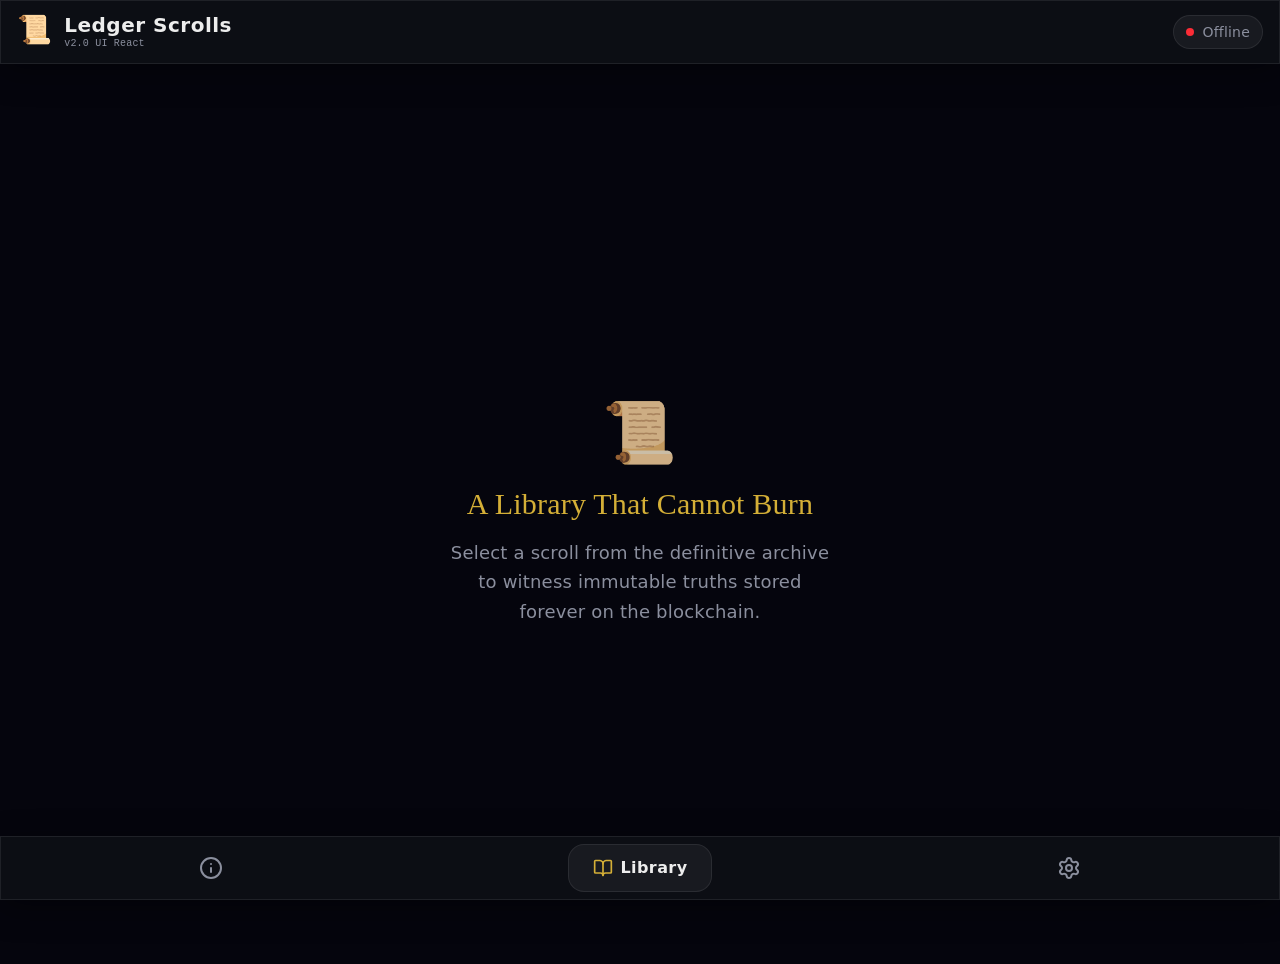
<file: index.html>
<!doctype html>
<html lang="en">
  <head>
    <meta charset="UTF-8" />
    <link rel="icon" type="image/svg+xml" href="./favicon.svg" />
    <meta name="viewport" content="width=device-width, initial-scale=1.0" />
    <title>app</title>
    <script type="module" crossorigin src="./assets/index-CvQVlS3W.js"></script>
    <link rel="stylesheet" crossorigin href="./assets/index-h_IHFh_-.css">
  </head>
  <body>
    <div id="root"></div>
  </body>
</html>
</file>
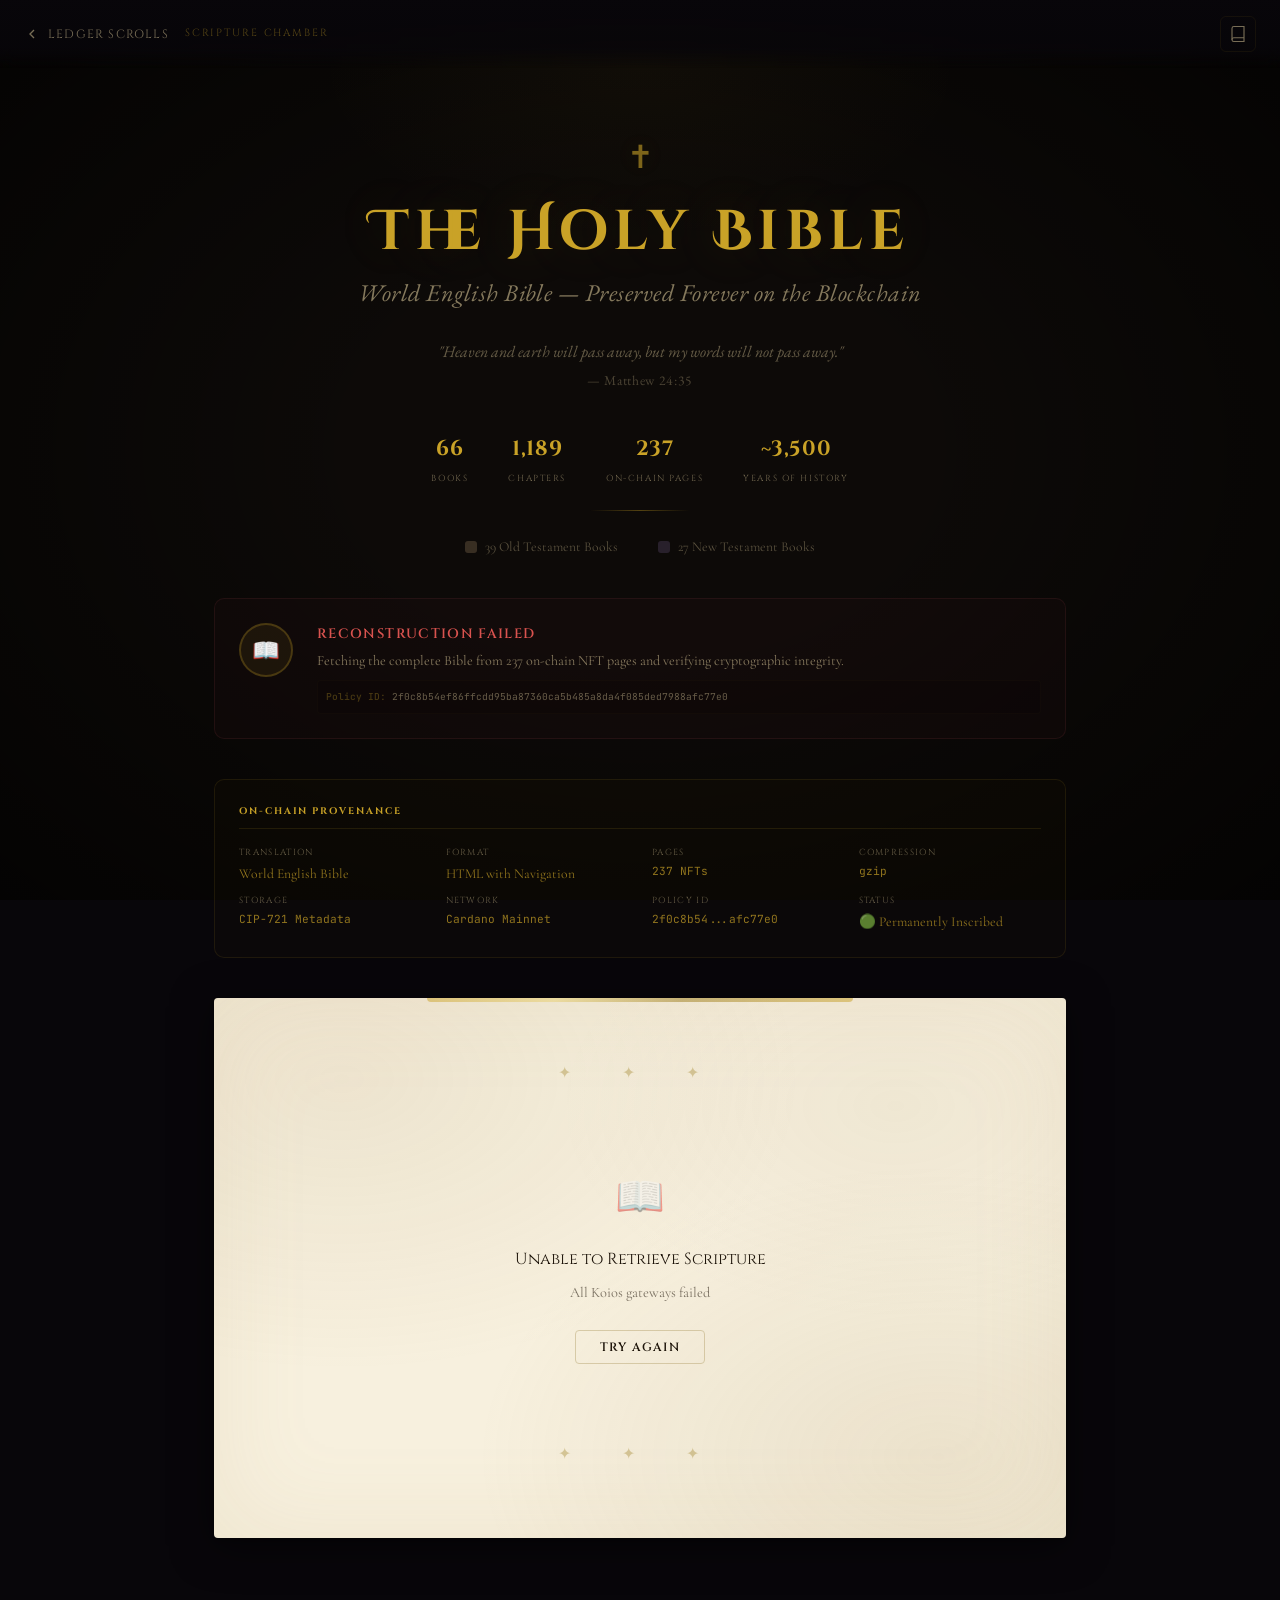
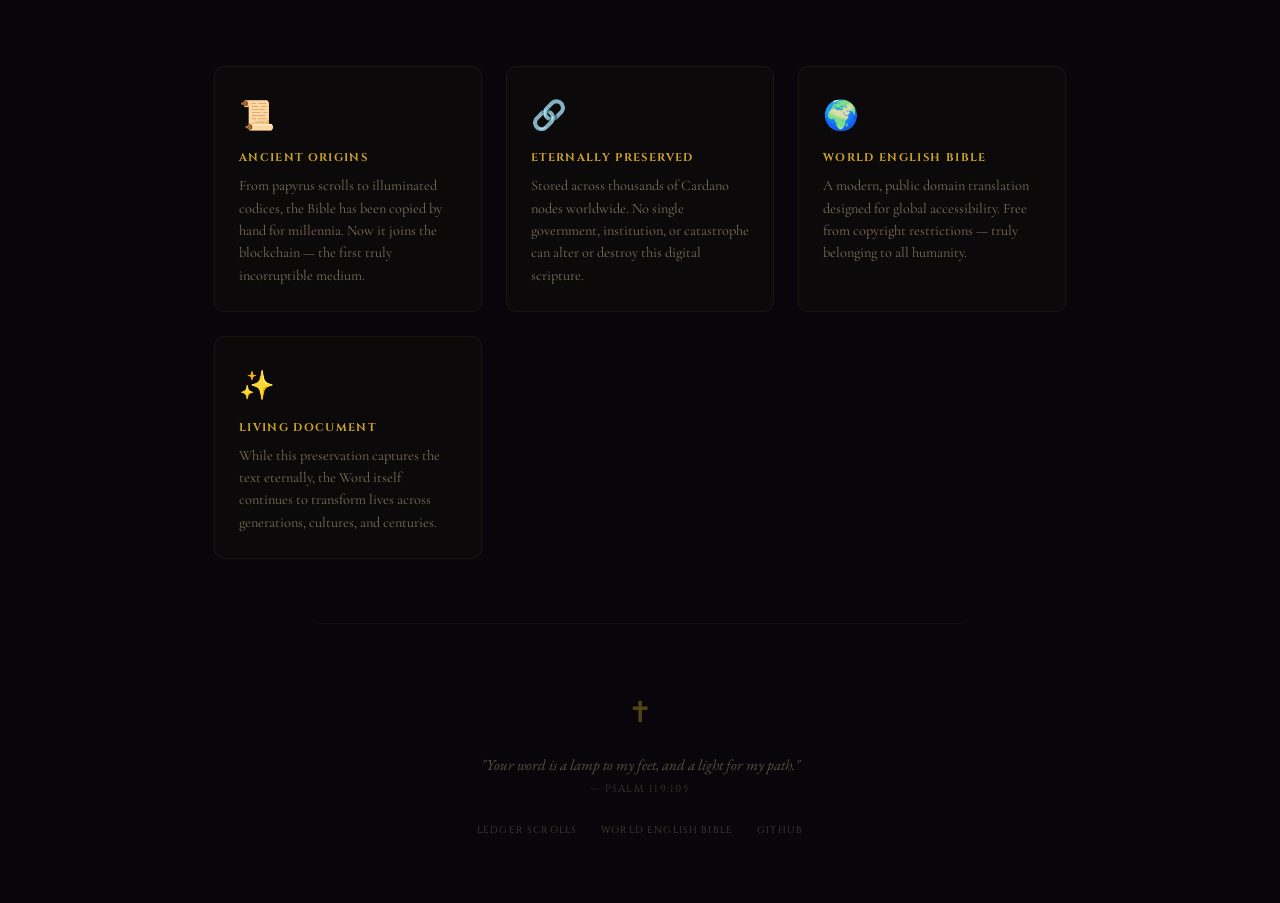
<file: bible.html>
<!DOCTYPE html>
<html lang="en">
<head>
    <meta charset="UTF-8">
    <meta name="viewport" content="width=device-width, initial-scale=1.0">
    <meta name="theme-color" content="#0a0804">
    <meta name="apple-mobile-web-app-capable" content="yes">
    <title>The Holy Bible — Ledger Scrolls</title>
    <meta name="description" content="The complete World English Bible, preserved forever on the Cardano blockchain. 66 books, 1,189 chapters — an eternal digital manuscript.">
    <link rel="preconnect" href="https://fonts.googleapis.com">
    <link rel="preconnect" href="https://fonts.gstatic.com" crossorigin>
    <link href="https://fonts.googleapis.com/css2?family=Cinzel:wght@400;500;600;700;800;900&family=Cinzel+Decorative:wght@400;700;900&family=Cormorant+Garamond:ital,wght@0,300;0,400;0,500;0,600;0,700;1,300;1,400;1,500&family=EB+Garamond:ital,wght@0,400;0,500;0,600;0,700;1,400;1,500&family=JetBrains+Mono:wght@400;500&display=swap" rel="stylesheet">
    <link rel="icon" href="data:image/svg+xml,<svg xmlns='http://www.w3.org/2000/svg' viewBox='0 0 100 100'><text y='.9em' font-size='90'>📖</text></svg>">
    <style>
        /* ================================================================
           THE HOLY BIBLE VIEWER — Ledger Scrolls
           
           "In the beginning was the Word..."
           
           Design Philosophy:
           These words have endured for millennia — passed through scrolls, 
           codices, illuminated manuscripts, printed books, and now... 
           the eternal blockchain. This viewer honors that journey.
           
           Visual Language:
           - Scriptorum atmosphere (medieval manuscript chamber)
           - Illuminated manuscript aesthetics
           - Gold leaf, deep burgundy, aged vellum
           - Reverent, unhurried, contemplative
           ================================================================ */

        :root {
            /* The Scriptorum (Writing Chamber) */
            --chamber-bg: #08060a;
            --chamber-warm: #0d0a08;
            --chamber-vignette: radial-gradient(ellipse at center, transparent 30%, rgba(0,0,0,0.7) 100%);
            
            /* Sacred Parchment / Vellum */
            --vellum-bg: #f7f0de;
            --vellum-aged: #ece3c8;
            --vellum-dark: #d8cba8;
            --vellum-shadow: rgba(45, 30, 15, 0.25);
            --vellum-text: #2a1f12;
            --vellum-heading: #1a1108;
            
            /* Illumination Gold */
            --gold-bright: #c9a227;
            --gold-deep: #9a7b1a;
            --gold-pale: #e8d5a3;
            --gold-glow: rgba(201, 162, 39, 0.2);
            --gold-shimmer: linear-gradient(135deg, #c9a227 0%, #e8d070 30%, #9a7b1a 60%, #c9a227 100%);
            
            /* Sacred Colors */
            --burgundy: #722F37;
            --burgundy-deep: #4a1f24;
            --burgundy-light: rgba(114, 47, 55, 0.15);
            --royal-blue: #1e3a5f;
            --forest-green: #2d4a3e;
            
            /* Testament Indicators */
            --old-testament: #8b7355;
            --new-testament: #5c4a6e;
            
            /* Typography */
            --font-display: 'Cinzel Decorative', 'Cinzel', serif;
            --font-heading: 'Cinzel', serif;
            --font-scripture: 'EB Garamond', 'Cormorant Garamond', 'Georgia', serif;
            --font-body: 'Cormorant Garamond', 'Georgia', serif;
            --font-mono: 'JetBrains Mono', monospace;
            
            /* Spacing */
            --space-xs: 4px;
            --space-sm: 8px;
            --space-md: 16px;
            --space-lg: 24px;
            --space-xl: 40px;
            --space-2xl: 64px;
            
            /* Reading */
            --scripture-line-height: 1.95;
            --scripture-font-size: clamp(1.05rem, 2.5vw, 1.25rem);
        }

        *, *::before, *::after { box-sizing: border-box; margin: 0; padding: 0; }

        html {
            scroll-behavior: smooth;
            -webkit-text-size-adjust: 100%;
        }

        body {
            background: var(--chamber-bg);
            color: var(--vellum-text);
            font-family: var(--font-scripture);
            font-size: 18px;
            line-height: 1.7;
            min-height: 100vh;
            overflow-x: hidden;
        }

        /* ==========================================================
           SCRIPTORUM ATMOSPHERE — The writing chamber
           ========================================================== */
        
        .scriptorum {
            position: fixed;
            inset: 0;
            z-index: 0;
            pointer-events: none;
            background: var(--chamber-warm);
        }

        .scriptorum-vignette {
            position: absolute;
            inset: 0;
            background: var(--chamber-vignette);
        }

        .scriptorum-light {
            position: absolute;
            top: -15%;
            left: 50%;
            transform: translateX(-50%);
            width: 60vw;
            height: 45vh;
            background: radial-gradient(ellipse, rgba(201, 162, 39, 0.04) 0%, transparent 60%);
            animation: candlelight 6s ease-in-out infinite;
        }

        @keyframes candlelight {
            0%, 100% { opacity: 0.6; transform: translateX(-50%) scale(1); }
            33% { opacity: 0.8; transform: translateX(-50%) scale(1.02); }
            66% { opacity: 0.7; transform: translateX(-50%) scale(0.98); }
        }

        .dust-motes {
            position: absolute;
            inset: 0;
            overflow: hidden;
        }

        .dust-mote {
            position: absolute;
            width: 2px;
            height: 2px;
            background: rgba(201, 162, 39, 0.25);
            border-radius: 50%;
            animation: mote-float linear infinite;
        }

        @keyframes mote-float {
            0% { transform: translateY(100vh) translateX(0) rotate(0deg); opacity: 0; }
            10% { opacity: 0.8; }
            90% { opacity: 0.8; }
            100% { transform: translateY(-10vh) translateX(40px) rotate(180deg); opacity: 0; }
        }

        /* ==========================================================
           HEADER — Simple, reverent
           ========================================================== */

        .site-header {
            position: fixed;
            top: 0;
            left: 0;
            right: 0;
            z-index: 100;
            padding: var(--space-md) var(--space-lg);
            display: flex;
            align-items: center;
            justify-content: space-between;
            background: linear-gradient(to bottom, rgba(8, 6, 10, 0.98) 0%, rgba(8, 6, 10, 0.85) 70%, transparent 100%);
            backdrop-filter: blur(10px);
        }

        .header-left {
            display: flex;
            align-items: center;
            gap: var(--space-md);
        }

        .header-back {
            display: inline-flex;
            align-items: center;
            gap: var(--space-sm);
            color: var(--gold-pale);
            text-decoration: none;
            font-family: var(--font-heading);
            font-size: 0.75rem;
            letter-spacing: 0.1em;
            text-transform: uppercase;
            opacity: 0.5;
            transition: opacity 0.3s;
        }

        .header-back:hover { opacity: 0.9; }

        .header-back svg {
            width: 16px;
            height: 16px;
            stroke: currentColor;
            fill: none;
            stroke-width: 2;
        }

        .header-title {
            font-family: var(--font-heading);
            font-size: 0.65rem;
            letter-spacing: 0.18em;
            text-transform: uppercase;
            color: var(--gold-bright);
            opacity: 0.4;
        }

        .header-right {
            display: flex;
            align-items: center;
            gap: var(--space-md);
        }

        .nav-btn {
            display: inline-flex;
            align-items: center;
            justify-content: center;
            width: 36px;
            height: 36px;
            border-radius: 6px;
            background: transparent;
            border: 1px solid rgba(201, 162, 39, 0.15);
            color: var(--gold-pale);
            cursor: pointer;
            transition: all 0.3s;
            opacity: 0.5;
        }

        .nav-btn:hover { 
            opacity: 1; 
            background: rgba(201, 162, 39, 0.08);
            border-color: rgba(201, 162, 39, 0.3);
        }

        .nav-btn svg {
            width: 18px;
            height: 18px;
            stroke: currentColor;
            fill: none;
            stroke-width: 1.5;
        }

        /* ==========================================================
           HERO — The Grand Opening
           ========================================================== */

        .hero {
            position: relative;
            z-index: 1;
            padding: 130px var(--space-lg) var(--space-xl);
            text-align: center;
            max-width: 900px;
            margin: 0 auto;
        }

        .hero-cross {
            font-size: 2rem;
            margin-bottom: var(--space-md);
            opacity: 0.6;
            color: var(--gold-bright);
            text-shadow: 0 0 30px var(--gold-glow);
        }

        .hero-title {
            font-family: var(--font-display);
            font-size: clamp(2rem, 6vw, 3.5rem);
            font-weight: 700;
            color: var(--gold-bright);
            letter-spacing: 0.1em;
            line-height: 1.15;
            margin-bottom: var(--space-sm);
            text-shadow: 0 0 50px rgba(201, 162, 39, 0.15);
        }

        .hero-subtitle {
            font-family: var(--font-scripture);
            font-size: clamp(1.1rem, 3vw, 1.5rem);
            font-weight: 400;
            font-style: italic;
            color: var(--gold-pale);
            opacity: 0.55;
            max-width: 650px;
            margin: 0 auto var(--space-lg);
            letter-spacing: 0.02em;
        }

        .hero-verse {
            font-family: var(--font-scripture);
            font-size: 1rem;
            font-style: italic;
            color: var(--gold-pale);
            opacity: 0.4;
            max-width: 500px;
            margin: 0 auto var(--space-xl);
            line-height: 1.7;
        }

        .hero-verse cite {
            display: block;
            margin-top: var(--space-xs);
            font-style: normal;
            font-size: 0.85rem;
            opacity: 0.7;
            letter-spacing: 0.05em;
        }

        .hero-stats {
            display: flex;
            flex-wrap: wrap;
            justify-content: center;
            gap: var(--space-xl);
            margin-bottom: var(--space-lg);
        }

        .hero-stat {
            text-align: center;
        }

        .hero-stat-value {
            font-family: var(--font-heading);
            font-size: 1.3rem;
            font-weight: 700;
            color: var(--gold-bright);
            letter-spacing: 0.03em;
        }

        .hero-stat-label {
            font-family: var(--font-heading);
            font-size: 0.55rem;
            letter-spacing: 0.18em;
            text-transform: uppercase;
            color: var(--gold-pale);
            opacity: 0.45;
            margin-top: 4px;
        }

        .hero-divider {
            width: 100px;
            height: 1px;
            background: linear-gradient(90deg, transparent, var(--gold-deep), transparent);
            margin: var(--space-lg) auto;
            opacity: 0.5;
        }

        .hero-testament-note {
            font-family: var(--font-body);
            font-size: 0.85rem;
            color: var(--gold-pale);
            opacity: 0.35;
            display: flex;
            justify-content: center;
            gap: var(--space-xl);
            flex-wrap: wrap;
        }

        .testament-indicator {
            display: flex;
            align-items: center;
            gap: var(--space-sm);
        }

        .testament-indicator::before {
            content: '';
            width: 12px;
            height: 12px;
            border-radius: 3px;
        }

        .testament-indicator.old::before {
            background: var(--old-testament);
        }

        .testament-indicator.new::before {
            background: var(--new-testament);
        }

        /* ==========================================================
           VERIFICATION & PROVENANCE
           ========================================================== */

        .verification-section {
            position: relative;
            z-index: 1;
            max-width: 900px;
            margin: 0 auto var(--space-xl);
            padding: 0 var(--space-lg);
        }

        .verify-card {
            background: rgba(45, 106, 46, 0.05);
            border: 1px solid rgba(45, 106, 46, 0.2);
            border-radius: 10px;
            padding: var(--space-lg);
            display: flex;
            align-items: flex-start;
            gap: var(--space-lg);
        }

        .verify-card.pending {
            background: rgba(201, 162, 39, 0.03);
            border-color: rgba(201, 162, 39, 0.12);
        }

        .verify-card.failed {
            background: rgba(114, 47, 55, 0.05);
            border-color: rgba(114, 47, 55, 0.2);
        }

        .verify-seal {
            flex-shrink: 0;
            width: 54px;
            height: 54px;
            border-radius: 50%;
            display: flex;
            align-items: center;
            justify-content: center;
            font-size: 1.4rem;
        }

        .verify-seal.verified {
            background: rgba(45, 106, 46, 0.12);
            border: 2px solid #2d6a2e;
            box-shadow: 0 0 25px rgba(45, 106, 46, 0.25);
        }

        .verify-seal.pending {
            background: rgba(201, 162, 39, 0.08);
            border: 2px solid rgba(201, 162, 39, 0.25);
            animation: pulse-seal 2s ease-in-out infinite;
        }

        @keyframes pulse-seal {
            0%, 100% { box-shadow: 0 0 10px rgba(201, 162, 39, 0.1); }
            50% { box-shadow: 0 0 25px rgba(201, 162, 39, 0.2); }
        }

        .verify-info {
            flex: 1;
            min-width: 0;
        }

        .verify-title {
            font-family: var(--font-heading);
            font-size: 0.85rem;
            font-weight: 600;
            letter-spacing: 0.1em;
            text-transform: uppercase;
            margin-bottom: var(--space-xs);
        }

        .verify-title.verified { color: #5cb85c; }
        .verify-title.pending { color: var(--gold-bright); }
        .verify-title.failed { color: #d9534f; }

        .verify-detail {
            font-family: var(--font-body);
            font-size: 0.88rem;
            color: var(--gold-pale);
            opacity: 0.55;
            margin-bottom: var(--space-sm);
            line-height: 1.5;
        }

        .verify-hash {
            font-family: var(--font-mono);
            font-size: 0.6rem;
            color: var(--gold-pale);
            opacity: 0.4;
            word-break: break-all;
            line-height: 1.7;
            padding: var(--space-sm);
            background: rgba(0, 0, 0, 0.25);
            border-radius: 4px;
            border: 1px solid rgba(201, 162, 39, 0.06);
        }

        .verify-hash strong {
            color: var(--gold-bright);
            opacity: 0.75;
            font-weight: 500;
        }

        /* Provenance Grid */
        .provenance-section {
            position: relative;
            z-index: 1;
            max-width: 900px;
            margin: 0 auto var(--space-xl);
            padding: 0 var(--space-lg);
        }

        .provenance-card {
            background: rgba(201, 162, 39, 0.02);
            border: 1px solid rgba(201, 162, 39, 0.1);
            border-radius: 10px;
            padding: var(--space-lg);
        }

        .provenance-title {
            font-family: var(--font-heading);
            font-size: 0.6rem;
            font-weight: 700;
            letter-spacing: 0.2em;
            text-transform: uppercase;
            color: var(--gold-bright);
            margin-bottom: var(--space-md);
            padding-bottom: var(--space-sm);
            border-bottom: 1px solid rgba(201, 162, 39, 0.12);
        }

        .provenance-grid {
            display: grid;
            grid-template-columns: repeat(auto-fit, minmax(180px, 1fr));
            gap: var(--space-sm) var(--space-lg);
        }

        .provenance-item {
            display: flex;
            flex-direction: column;
            gap: 2px;
        }

        .provenance-label {
            font-family: var(--font-heading);
            font-size: 0.55rem;
            letter-spacing: 0.15em;
            text-transform: uppercase;
            color: var(--gold-pale);
            opacity: 0.4;
        }

        .provenance-value {
            font-family: var(--font-mono);
            font-size: 0.7rem;
            color: var(--gold-bright);
            opacity: 0.7;
            word-break: break-all;
        }

        .provenance-value.text {
            font-family: var(--font-body);
            font-size: 0.85rem;
        }

        /* ==========================================================
           NAVIGATION PANEL (Table of Contents)
           ========================================================== */

        .nav-overlay {
            position: fixed;
            inset: 0;
            background: rgba(0, 0, 0, 0.7);
            backdrop-filter: blur(4px);
            z-index: 200;
            opacity: 0;
            visibility: hidden;
            transition: opacity 0.3s, visibility 0.3s;
        }

        .nav-overlay.open {
            opacity: 1;
            visibility: visible;
        }

        .nav-panel {
            position: fixed;
            top: 0;
            right: 0;
            bottom: 0;
            width: min(420px, 90vw);
            background: var(--chamber-warm);
            border-left: 1px solid rgba(201, 162, 39, 0.15);
            z-index: 201;
            transform: translateX(100%);
            transition: transform 0.35s ease;
            display: flex;
            flex-direction: column;
            overflow: hidden;
        }

        .nav-panel.open {
            transform: translateX(0);
        }

        .nav-panel-header {
            padding: var(--space-lg);
            border-bottom: 1px solid rgba(201, 162, 39, 0.1);
            display: flex;
            align-items: center;
            justify-content: space-between;
            flex-shrink: 0;
        }

        .nav-panel-title {
            font-family: var(--font-heading);
            font-size: 0.7rem;
            letter-spacing: 0.18em;
            text-transform: uppercase;
            color: var(--gold-bright);
        }

        .nav-panel-close {
            width: 32px;
            height: 32px;
            display: flex;
            align-items: center;
            justify-content: center;
            background: transparent;
            border: 1px solid rgba(201, 162, 39, 0.15);
            border-radius: 6px;
            color: var(--gold-pale);
            cursor: pointer;
            opacity: 0.5;
            transition: all 0.2s;
        }

        .nav-panel-close:hover {
            opacity: 1;
            background: rgba(201, 162, 39, 0.1);
        }

        .nav-search {
            padding: var(--space-md) var(--space-lg);
            border-bottom: 1px solid rgba(201, 162, 39, 0.08);
            flex-shrink: 0;
        }

        .nav-search-input {
            width: 100%;
            padding: var(--space-sm) var(--space-md);
            font-family: var(--font-body);
            font-size: 0.9rem;
            color: var(--gold-pale);
            background: rgba(0, 0, 0, 0.3);
            border: 1px solid rgba(201, 162, 39, 0.15);
            border-radius: 6px;
            outline: none;
            transition: border-color 0.2s;
        }

        .nav-search-input::placeholder {
            color: var(--gold-pale);
            opacity: 0.3;
        }

        .nav-search-input:focus {
            border-color: rgba(201, 162, 39, 0.4);
        }

        .nav-testament-tabs {
            display: flex;
            border-bottom: 1px solid rgba(201, 162, 39, 0.08);
            flex-shrink: 0;
        }

        .testament-tab {
            flex: 1;
            padding: var(--space-sm) var(--space-md);
            font-family: var(--font-heading);
            font-size: 0.65rem;
            letter-spacing: 0.12em;
            text-transform: uppercase;
            color: var(--gold-pale);
            background: transparent;
            border: none;
            cursor: pointer;
            opacity: 0.4;
            transition: all 0.2s;
            border-bottom: 2px solid transparent;
        }

        .testament-tab:hover {
            opacity: 0.7;
        }

        .testament-tab.active {
            opacity: 1;
            border-bottom-color: var(--gold-bright);
        }

        .testament-tab.old.active {
            border-bottom-color: var(--old-testament);
        }

        .testament-tab.new.active {
            border-bottom-color: var(--new-testament);
        }

        .nav-books-list {
            flex: 1;
            overflow-y: auto;
            padding: var(--space-md);
        }

        .nav-book-item {
            margin-bottom: var(--space-xs);
        }

        .nav-book-btn {
            width: 100%;
            padding: var(--space-sm) var(--space-md);
            font-family: var(--font-body);
            font-size: 0.95rem;
            color: var(--gold-pale);
            background: transparent;
            border: none;
            border-radius: 6px;
            text-align: left;
            cursor: pointer;
            opacity: 0.6;
            transition: all 0.2s;
            display: flex;
            align-items: center;
            justify-content: space-between;
        }

        .nav-book-btn:hover {
            opacity: 1;
            background: rgba(201, 162, 39, 0.06);
        }

        .nav-book-btn.expanded {
            opacity: 1;
            background: rgba(201, 162, 39, 0.08);
        }

        .nav-book-chapters {
            display: none;
            padding: var(--space-sm) 0 var(--space-sm) var(--space-lg);
        }

        .nav-book-chapters.open {
            display: grid;
            grid-template-columns: repeat(auto-fill, minmax(36px, 1fr));
            gap: var(--space-xs);
        }

        .nav-chapter-btn {
            padding: var(--space-xs);
            font-family: var(--font-mono);
            font-size: 0.7rem;
            color: var(--gold-pale);
            background: rgba(0, 0, 0, 0.2);
            border: 1px solid rgba(201, 162, 39, 0.1);
            border-radius: 4px;
            cursor: pointer;
            opacity: 0.5;
            transition: all 0.15s;
            text-align: center;
        }

        .nav-chapter-btn:hover {
            opacity: 1;
            background: rgba(201, 162, 39, 0.1);
            border-color: rgba(201, 162, 39, 0.3);
        }

        .nav-book-badge {
            font-family: var(--font-mono);
            font-size: 0.6rem;
            color: var(--gold-pale);
            opacity: 0.4;
        }

        /* ==========================================================
           THE MANUSCRIPT — Main content area
           ========================================================== */

        .manuscript-container {
            position: relative;
            z-index: 1;
            max-width: 900px;
            margin: 0 auto;
            padding: 0 var(--space-lg) var(--space-2xl);
        }

        .manuscript {
            position: relative;
            background: var(--vellum-bg);
            border-radius: 4px;
            padding: var(--space-2xl) clamp(var(--space-lg), 6vw, var(--space-2xl));
            box-shadow:
                0 8px 40px rgba(0, 0, 0, 0.5),
                0 2px 6px rgba(0, 0, 0, 0.25),
                inset 0 0 100px rgba(180, 155, 100, 0.12);
            min-height: 60vh;
        }

        /* Aged vellum texture */
        .manuscript::before {
            content: '';
            position: absolute;
            inset: 0;
            border-radius: 4px;
            background: 
                radial-gradient(ellipse at 15% 15%, rgba(170, 145, 100, 0.12) 0%, transparent 45%),
                radial-gradient(ellipse at 85% 85%, rgba(170, 145, 100, 0.15) 0%, transparent 45%),
                radial-gradient(ellipse at 80% 20%, rgba(150, 125, 80, 0.08) 0%, transparent 35%);
            pointer-events: none;
        }

        /* Gold leaf top accent */
        .manuscript::after {
            content: '';
            position: absolute;
            top: 0;
            left: 50%;
            transform: translateX(-50%);
            width: 50%;
            height: 4px;
            background: var(--gold-shimmer);
            border-radius: 0 0 4px 4px;
            opacity: 0.5;
        }

        /* Illuminated border */
        .manuscript-border-top,
        .manuscript-border-bottom {
            position: relative;
            height: 20px;
            display: flex;
            align-items: center;
            justify-content: center;
            opacity: 0.35;
        }

        .manuscript-border-top {
            margin-bottom: var(--space-xl);
        }

        .manuscript-border-bottom {
            margin-top: var(--space-xl);
        }

        .border-ornament {
            font-size: 1rem;
            color: var(--gold-deep);
            letter-spacing: 1.5rem;
        }

        /* Loading State */
        .loading-state {
            text-align: center;
            padding: var(--space-2xl) var(--space-lg);
        }

        .loading-icon {
            font-size: 3rem;
            margin-bottom: var(--space-lg);
            animation: book-open 2.5s ease-in-out infinite;
        }

        @keyframes book-open {
            0%, 100% { transform: scale(1) rotateY(0deg); }
            25% { transform: scale(1.03) rotateY(-5deg); }
            75% { transform: scale(1.03) rotateY(5deg); }
        }

        .loading-title {
            font-family: var(--font-heading);
            font-size: 1rem;
            color: var(--vellum-heading);
            letter-spacing: 0.1em;
            margin-bottom: var(--space-sm);
        }

        .loading-text {
            font-family: var(--font-body);
            font-size: 0.9rem;
            color: var(--vellum-text);
            opacity: 0.55;
            margin-bottom: var(--space-lg);
        }

        .loading-progress {
            max-width: 280px;
            margin: 0 auto;
        }

        .loading-bar {
            height: 3px;
            background: var(--vellum-dark);
            border-radius: 2px;
            overflow: hidden;
            margin-bottom: var(--space-sm);
        }

        .loading-bar-fill {
            height: 100%;
            background: var(--gold-shimmer);
            border-radius: 2px;
            transition: width 0.3s ease;
            width: 0%;
        }

        .loading-status {
            font-family: var(--font-mono);
            font-size: 0.65rem;
            color: var(--vellum-text);
            opacity: 0.4;
        }

        /* Error State */
        .error-state {
            text-align: center;
            padding: var(--space-xl);
        }

        .error-icon {
            font-size: 2.5rem;
            margin-bottom: var(--space-md);
            opacity: 0.5;
        }

        .error-title {
            font-family: var(--font-heading);
            font-size: 1rem;
            color: var(--vellum-heading);
            margin-bottom: var(--space-sm);
        }

        .error-text {
            font-family: var(--font-body);
            font-size: 0.9rem;
            color: var(--vellum-text);
            opacity: 0.6;
            margin-bottom: var(--space-lg);
        }

        .retry-btn {
            display: inline-flex;
            align-items: center;
            gap: var(--space-sm);
            padding: var(--space-sm) var(--space-lg);
            font-family: var(--font-heading);
            font-size: 0.75rem;
            font-weight: 600;
            letter-spacing: 0.1em;
            text-transform: uppercase;
            color: var(--vellum-heading);
            background: transparent;
            border: 1px solid var(--vellum-dark);
            border-radius: 4px;
            cursor: pointer;
            transition: all 0.3s;
        }

        .retry-btn:hover {
            background: rgba(0, 0, 0, 0.04);
            border-color: var(--vellum-text);
        }

        /* ==========================================================
           SCRIPTURE CONTENT STYLING
           ========================================================== */

        .scripture-content {
            color: var(--vellum-text);
            font-family: var(--font-scripture);
            font-size: var(--scripture-font-size);
            line-height: var(--scripture-line-height);
        }

        /* Table of Contents */
        .scripture-content nav#toc {
            background: rgba(201, 162, 39, 0.04);
            border: 1px solid var(--vellum-dark);
            border-radius: 8px;
            padding: var(--space-lg);
            margin-bottom: var(--space-xl);
        }

        .scripture-content nav#toc h2 {
            font-family: var(--font-heading);
            font-size: 1rem;
            font-weight: 700;
            color: var(--vellum-heading);
            letter-spacing: 0.08em;
            text-transform: uppercase;
            margin-bottom: var(--space-md);
            padding-bottom: var(--space-sm);
            border-bottom: 1px solid var(--vellum-dark);
        }

        .scripture-content nav#toc ul.toc {
            columns: 2;
            column-gap: var(--space-xl);
            list-style: none;
            padding: 0;
            margin: 0;
        }

        @media (max-width: 600px) {
            .scripture-content nav#toc ul.toc {
                columns: 1;
            }
        }

        .scripture-content nav#toc li {
            break-inside: avoid;
            margin-bottom: var(--space-xs);
        }

        .scripture-content nav#toc a {
            color: var(--burgundy);
            text-decoration: none;
            font-size: 0.95rem;
            transition: color 0.2s;
            display: block;
            padding: 3px 0;
        }

        .scripture-content nav#toc a:hover {
            color: var(--gold-deep);
        }

        /* Book Headings */
        .scripture-content h2[id^="book-"] {
            font-family: var(--font-display);
            font-size: clamp(1.5rem, 4vw, 2rem);
            font-weight: 700;
            color: var(--vellum-heading);
            letter-spacing: 0.06em;
            margin: var(--space-2xl) 0 var(--space-md);
            padding: var(--space-md) 0;
            border-top: 2px solid var(--burgundy);
            border-bottom: 1px solid var(--vellum-dark);
            text-align: center;
            scroll-margin-top: 100px;
        }

        .scripture-content h2[id^="book-"]::before {
            content: '✦';
            display: block;
            font-size: 0.8rem;
            color: var(--gold-deep);
            margin-bottom: var(--space-sm);
            opacity: 0.6;
        }

        /* Chapter Headings */
        .scripture-content h3[id*="-ch"] {
            font-family: var(--font-heading);
            font-size: 1.1rem;
            font-weight: 600;
            color: var(--burgundy);
            letter-spacing: 0.06em;
            margin: var(--space-xl) 0 var(--space-md);
            padding-top: var(--space-md);
            border-top: 1px solid rgba(114, 47, 55, 0.2);
            scroll-margin-top: 90px;
        }

        /* Back to TOC link */
        .scripture-content .backtoc {
            display: inline-flex;
            align-items: center;
            gap: var(--space-xs);
            font-family: var(--font-heading);
            font-size: 0.7rem;
            letter-spacing: 0.1em;
            text-transform: uppercase;
            color: var(--gold-deep);
            text-decoration: none;
            opacity: 0.5;
            transition: opacity 0.2s;
            margin-bottom: var(--space-md);
        }

        .scripture-content .backtoc:hover {
            opacity: 0.9;
        }

        /* Paragraphs */
        .scripture-content p {
            margin-bottom: var(--space-md);
            text-align: justify;
            hyphens: auto;
            text-indent: 1.5em;
        }

        .scripture-content p:first-of-type {
            text-indent: 0;
        }

        /* Verse numbers (superscript) */
        .scripture-content sup {
            font-family: var(--font-mono);
            font-size: 0.6em;
            color: var(--burgundy);
            opacity: 0.6;
            vertical-align: super;
            margin-right: 0.15em;
            font-weight: 500;
        }

        /* Stanzas (poetry) - special treatment */
        .scripture-content .stanza {
            margin: var(--space-lg) 0;
            padding: var(--space-md) var(--space-lg);
            border-left: 3px solid var(--burgundy);
            background: rgba(114, 47, 55, 0.03);
            border-radius: 0 6px 6px 0;
        }

        .scripture-content .stanza p {
            text-indent: 0;
            margin-bottom: var(--space-sm);
            text-align: left;
            font-style: italic;
        }

        .scripture-content .stanza p:last-child {
            margin-bottom: 0;
        }

        /* Links within scripture */
        .scripture-content a {
            color: var(--burgundy);
            text-decoration: none;
            border-bottom: 1px solid rgba(114, 47, 55, 0.3);
            transition: all 0.2s;
        }

        .scripture-content a:hover {
            color: var(--gold-deep);
            border-bottom-color: var(--gold-deep);
        }

        /* ==========================================================
           CONTEXT SECTION
           ========================================================== */

        .context-section {
            position: relative;
            z-index: 1;
            max-width: 900px;
            margin: var(--space-2xl) auto;
            padding: 0 var(--space-lg);
        }

        .context-grid {
            display: grid;
            grid-template-columns: repeat(auto-fit, minmax(240px, 1fr));
            gap: var(--space-lg);
        }

        .context-card {
            padding: var(--space-lg);
            background: rgba(201, 162, 39, 0.025);
            border: 1px solid rgba(201, 162, 39, 0.08);
            border-radius: 10px;
            transition: border-color 0.3s;
        }

        .context-card:hover {
            border-color: rgba(201, 162, 39, 0.18);
        }

        .context-card-icon {
            font-size: 1.8rem;
            margin-bottom: var(--space-sm);
        }

        .context-card-title {
            font-family: var(--font-heading);
            font-size: 0.7rem;
            font-weight: 700;
            letter-spacing: 0.12em;
            text-transform: uppercase;
            color: var(--gold-bright);
            margin-bottom: var(--space-sm);
        }

        .context-card-text {
            font-family: var(--font-body);
            font-size: 0.9rem;
            color: var(--gold-pale);
            opacity: 0.5;
            line-height: 1.55;
        }

        /* ==========================================================
           FOOTER
           ========================================================== */

        .bible-footer {
            position: relative;
            z-index: 1;
            text-align: center;
            padding: var(--space-2xl) var(--space-lg);
            border-top: 1px solid rgba(201, 162, 39, 0.06);
            max-width: 650px;
            margin: 0 auto;
        }

        .footer-cross {
            font-size: 1.8rem;
            margin-bottom: var(--space-md);
            opacity: 0.4;
            color: var(--gold-bright);
        }

        .footer-verse {
            font-family: var(--font-scripture);
            font-size: 0.95rem;
            font-style: italic;
            color: var(--gold-pale);
            opacity: 0.35;
            margin-bottom: var(--space-xs);
            line-height: 1.6;
        }

        .footer-cite {
            font-family: var(--font-heading);
            font-size: 0.65rem;
            letter-spacing: 0.12em;
            text-transform: uppercase;
            color: var(--gold-pale);
            opacity: 0.25;
            margin-bottom: var(--space-lg);
        }

        .footer-links {
            display: flex;
            justify-content: center;
            gap: var(--space-lg);
            flex-wrap: wrap;
        }

        .footer-links a {
            font-family: var(--font-heading);
            font-size: 0.6rem;
            letter-spacing: 0.12em;
            text-transform: uppercase;
            color: var(--gold-pale);
            text-decoration: none;
            opacity: 0.3;
            transition: opacity 0.3s;
        }

        .footer-links a:hover { opacity: 0.65; }

        /* ==========================================================
           READING PROGRESS INDICATOR
           ========================================================== */

        .reading-progress {
            position: fixed;
            top: 0;
            left: 0;
            width: 0%;
            height: 2px;
            background: var(--gold-shimmer);
            z-index: 300;
            transition: width 0.1s ease;
        }

        /* ==========================================================
           SCROLL TO TOP
           ========================================================== */

        .scroll-top-btn {
            position: fixed;
            bottom: var(--space-lg);
            right: var(--space-lg);
            width: 44px;
            height: 44px;
            border-radius: 50%;
            background: var(--chamber-warm);
            border: 1px solid rgba(201, 162, 39, 0.25);
            color: var(--gold-pale);
            cursor: pointer;
            z-index: 150;
            display: flex;
            align-items: center;
            justify-content: center;
            opacity: 0;
            visibility: hidden;
            transform: translateY(10px);
            transition: all 0.3s;
            box-shadow: 0 4px 15px rgba(0, 0, 0, 0.3);
        }

        .scroll-top-btn.visible {
            opacity: 0.7;
            visibility: visible;
            transform: translateY(0);
        }

        .scroll-top-btn:hover {
            opacity: 1;
            background: rgba(201, 162, 39, 0.15);
        }

        .scroll-top-btn svg {
            width: 20px;
            height: 20px;
            stroke: currentColor;
            fill: none;
            stroke-width: 2;
        }

        /* ==========================================================
           ANIMATIONS
           ========================================================== */

        .fade-in {
            opacity: 0;
            transform: translateY(20px);
            animation: appear 0.7s ease forwards;
        }

        .fade-in-delay-1 { animation-delay: 0.15s; }
        .fade-in-delay-2 { animation-delay: 0.3s; }
        .fade-in-delay-3 { animation-delay: 0.45s; }
        .fade-in-delay-4 { animation-delay: 0.6s; }

        @keyframes appear {
            to { opacity: 1; transform: translateY(0); }
        }

        /* ==========================================================
           RESPONSIVE
           ========================================================== */

        @media (max-width: 768px) {
            .hero { padding: 110px var(--space-md) var(--space-lg); }
            .hero-stats { gap: var(--space-lg); }
            .manuscript { padding: var(--space-xl) var(--space-md); }
            .verify-card { flex-direction: column; align-items: center; text-align: center; }
            .verify-hash { text-align: left; }
            .provenance-grid { grid-template-columns: 1fr 1fr; }
        }

        @media (max-width: 480px) {
            .site-header { padding: var(--space-sm) var(--space-md); }
            .header-title { display: none; }
            .hero-stat-value { font-size: 1.1rem; }
            .provenance-grid { grid-template-columns: 1fr; }
            .context-grid { grid-template-columns: 1fr; }
        }

    </style>
</head>
<body>
    <!-- Reading Progress -->
    <div class="reading-progress" id="readingProgress"></div>

    <!-- Scriptorum Atmosphere -->
    <div class="scriptorum" aria-hidden="true">
        <div class="scriptorum-vignette"></div>
        <div class="scriptorum-light"></div>
        <div class="dust-motes" id="dustMotes"></div>
    </div>

    <!-- Header -->
    <header class="site-header">
        <div class="header-left">
            <a href="index.html" class="header-back">
                <svg viewBox="0 0 24 24"><polyline points="15 18 9 12 15 6"/></svg>
                Ledger Scrolls
            </a>
            <span class="header-title">Scripture Chamber</span>
        </div>
        <div class="header-right">
            <button class="nav-btn" id="navToggle" aria-label="Open book navigation" title="Books & Chapters">
                <svg viewBox="0 0 24 24"><path d="M4 19.5A2.5 2.5 0 0 1 6.5 17H20"/><path d="M4 4.5A2.5 2.5 0 0 1 6.5 2H20v20H6.5A2.5 2.5 0 0 1 4 19.5v-15z"/></svg>
            </button>
        </div>
    </header>

    <!-- Navigation Panel -->
    <div class="nav-overlay" id="navOverlay"></div>
    <aside class="nav-panel" id="navPanel">
        <div class="nav-panel-header">
            <span class="nav-panel-title">Books of the Bible</span>
            <button class="nav-panel-close" id="navClose" aria-label="Close navigation">✕</button>
        </div>
        <div class="nav-search">
            <input type="text" class="nav-search-input" id="bookSearch" placeholder="Search books...">
        </div>
        <div class="nav-testament-tabs">
            <button class="testament-tab old active" data-testament="old">Old Testament</button>
            <button class="testament-tab new" data-testament="new">New Testament</button>
        </div>
        <div class="nav-books-list" id="booksList">
            <!-- Populated by JS -->
        </div>
    </aside>

    <!-- Hero -->
    <section class="hero fade-in">
        <div class="hero-cross">✝</div>
        <h1 class="hero-title">The Holy Bible</h1>
        <p class="hero-subtitle">World English Bible — Preserved Forever on the Blockchain</p>
        
        <div class="hero-verse">
            "Heaven and earth will pass away, but my words will not pass away."
            <cite>— Matthew 24:35</cite>
        </div>

        <div class="hero-stats">
            <div class="hero-stat">
                <div class="hero-stat-value">66</div>
                <div class="hero-stat-label">Books</div>
            </div>
            <div class="hero-stat">
                <div class="hero-stat-value">1,189</div>
                <div class="hero-stat-label">Chapters</div>
            </div>
            <div class="hero-stat">
                <div class="hero-stat-value">237</div>
                <div class="hero-stat-label">On-Chain Pages</div>
            </div>
            <div class="hero-stat">
                <div class="hero-stat-value">~3,500</div>
                <div class="hero-stat-label">Years of History</div>
            </div>
        </div>

        <div class="hero-divider"></div>

        <div class="hero-testament-note">
            <span class="testament-indicator old">39 Old Testament Books</span>
            <span class="testament-indicator new">27 New Testament Books</span>
        </div>
    </section>

    <!-- Verification Banner -->
    <section class="verification-section fade-in fade-in-delay-1">
        <div class="verify-card pending" id="verifyCard">
            <div class="verify-seal pending" id="verifySealIcon">📖</div>
            <div class="verify-info">
                <div class="verify-title pending" id="verifyTitle">Reconstructing Scripture…</div>
                <div class="verify-detail" id="verifyDetail">
                    Fetching the complete Bible from 237 on-chain NFT pages and verifying cryptographic integrity.
                </div>
                <div class="verify-hash" id="verifyHash">
                    <strong>Policy ID:</strong> <span id="policyDisplay">2f0c8b54ef86ffcdd95ba87360ca5b485a8da4f085ded7988afc77e0</span>
                </div>
            </div>
        </div>
    </section>

    <!-- Provenance -->
    <section class="provenance-section fade-in fade-in-delay-2">
        <div class="provenance-card">
            <div class="provenance-title">On-Chain Provenance</div>
            <div class="provenance-grid">
                <div class="provenance-item">
                    <span class="provenance-label">Translation</span>
                    <span class="provenance-value text">World English Bible</span>
                </div>
                <div class="provenance-item">
                    <span class="provenance-label">Format</span>
                    <span class="provenance-value text">HTML with Navigation</span>
                </div>
                <div class="provenance-item">
                    <span class="provenance-label">Pages</span>
                    <span class="provenance-value">237 NFTs</span>
                </div>
                <div class="provenance-item">
                    <span class="provenance-label">Compression</span>
                    <span class="provenance-value">gzip</span>
                </div>
                <div class="provenance-item">
                    <span class="provenance-label">Storage</span>
                    <span class="provenance-value">CIP-721 Metadata</span>
                </div>
                <div class="provenance-item">
                    <span class="provenance-label">Network</span>
                    <span class="provenance-value">Cardano Mainnet</span>
                </div>
                <div class="provenance-item">
                    <span class="provenance-label">Policy ID</span>
                    <span class="provenance-value">2f0c8b54...afc77e0</span>
                </div>
                <div class="provenance-item">
                    <span class="provenance-label">Status</span>
                    <span class="provenance-value text">🟢 Permanently Inscribed</span>
                </div>
            </div>
        </div>
    </section>

    <!-- Main Manuscript -->
    <main class="manuscript-container fade-in fade-in-delay-2">
        <article class="manuscript">
            <div class="manuscript-border-top">
                <span class="border-ornament">✦ ✦ ✦</span>
            </div>
            
            <div id="manuscriptContent">
                <div class="loading-state" id="loadingState">
                    <div class="loading-icon">📖</div>
                    <div class="loading-title">Reconstructing the Sacred Text</div>
                    <div class="loading-text" id="loadingText">Connecting to Cardano mainnet…</div>
                    <div class="loading-progress">
                        <div class="loading-bar">
                            <div class="loading-bar-fill" id="loadingBarFill"></div>
                        </div>
                        <div class="loading-status" id="loadingStatus">Initializing…</div>
                    </div>
                </div>
            </div>

            <div class="manuscript-border-bottom">
                <span class="border-ornament">✦ ✦ ✦</span>
            </div>
        </article>
    </main>

    <!-- Context Cards -->
    <section class="context-section fade-in fade-in-delay-3">
        <div class="context-grid">
            <div class="context-card">
                <div class="context-card-icon">📜</div>
                <div class="context-card-title">Ancient Origins</div>
                <div class="context-card-text">
                    From papyrus scrolls to illuminated codices, the Bible has been copied 
                    by hand for millennia. Now it joins the blockchain — the first truly 
                    incorruptible medium.
                </div>
            </div>
            <div class="context-card">
                <div class="context-card-icon">🔗</div>
                <div class="context-card-title">Eternally Preserved</div>
                <div class="context-card-text">
                    Stored across thousands of Cardano nodes worldwide. No single government, 
                    institution, or catastrophe can alter or destroy this digital scripture.
                </div>
            </div>
            <div class="context-card">
                <div class="context-card-icon">🌍</div>
                <div class="context-card-title">World English Bible</div>
                <div class="context-card-text">
                    A modern, public domain translation designed for global accessibility. 
                    Free from copyright restrictions — truly belonging to all humanity.
                </div>
            </div>
            <div class="context-card">
                <div class="context-card-icon">✨</div>
                <div class="context-card-title">Living Document</div>
                <div class="context-card-text">
                    While this preservation captures the text eternally, the Word itself 
                    continues to transform lives across generations, cultures, and centuries.
                </div>
            </div>
        </div>
    </section>

    <!-- Footer -->
    <footer class="bible-footer fade-in fade-in-delay-4">
        <div class="footer-cross">✝</div>
        <div class="footer-verse">
            "Your word is a lamp to my feet, and a light for my path."
        </div>
        <div class="footer-cite">— Psalm 119:105</div>
        <div class="footer-links">
            <a href="index.html">Ledger Scrolls</a>
            <a href="https://worldenglish.bible" target="_blank" rel="noopener">World English Bible</a>
            <a href="https://github.com/BEACNpool/ledger-scrolls" target="_blank" rel="noopener">GitHub</a>
        </div>
    </footer>

    <!-- Scroll to Top -->
    <button class="scroll-top-btn" id="scrollTopBtn" aria-label="Scroll to top">
        <svg viewBox="0 0 24 24"><polyline points="18 15 12 9 6 15"/></svg>
    </button>

    <script>
    /* ================================================================
       THE HOLY BIBLE VIEWER ENGINE
       
       Fetches the complete Bible from 237 on-chain NFT pages via
       Koios REST API, reconstructs the HTML document, and renders
       it as an interactive illuminated manuscript.
       ================================================================ */

    const BIBLE_SCROLL = {
        policy_id: '2f0c8b54ef86ffcdd95ba87360ca5b485a8da4f085ded7988afc77e0',
        manifest_tx: 'cfda418ddc84888ac39116ffba691a4f90b3232f4c2633cd56f102cfebda0ee4',
        pages: 237,
        content_type: 'text/html',
        codec: 'gzip'
    };

    // Books of the Bible with chapter counts
    const BIBLE_BOOKS = {
        old: [
            { id: 'genesis', name: 'Genesis', chapters: 50 },
            { id: 'exodus', name: 'Exodus', chapters: 40 },
            { id: 'leviticus', name: 'Leviticus', chapters: 27 },
            { id: 'numbers', name: 'Numbers', chapters: 36 },
            { id: 'deuteronomy', name: 'Deuteronomy', chapters: 34 },
            { id: 'joshua', name: 'Joshua', chapters: 24 },
            { id: 'judges', name: 'Judges', chapters: 21 },
            { id: 'ruth', name: 'Ruth', chapters: 4 },
            { id: '1samuel', name: '1 Samuel', chapters: 31 },
            { id: '2samuel', name: '2 Samuel', chapters: 24 },
            { id: '1kings', name: '1 Kings', chapters: 22 },
            { id: '2kings', name: '2 Kings', chapters: 25 },
            { id: '1chronicles', name: '1 Chronicles', chapters: 29 },
            { id: '2chronicles', name: '2 Chronicles', chapters: 36 },
            { id: 'ezra', name: 'Ezra', chapters: 10 },
            { id: 'nehemiah', name: 'Nehemiah', chapters: 13 },
            { id: 'esther', name: 'Esther', chapters: 10 },
            { id: 'job', name: 'Job', chapters: 42 },
            { id: 'psalms', name: 'Psalms', chapters: 150 },
            { id: 'proverbs', name: 'Proverbs', chapters: 31 },
            { id: 'ecclesiastes', name: 'Ecclesiastes', chapters: 12 },
            { id: 'songofsolomon', name: 'Song of Solomon', chapters: 8 },
            { id: 'isaiah', name: 'Isaiah', chapters: 66 },
            { id: 'jeremiah', name: 'Jeremiah', chapters: 52 },
            { id: 'lamentations', name: 'Lamentations', chapters: 5 },
            { id: 'ezekiel', name: 'Ezekiel', chapters: 48 },
            { id: 'daniel', name: 'Daniel', chapters: 12 },
            { id: 'hosea', name: 'Hosea', chapters: 14 },
            { id: 'joel', name: 'Joel', chapters: 3 },
            { id: 'amos', name: 'Amos', chapters: 9 },
            { id: 'obadiah', name: 'Obadiah', chapters: 1 },
            { id: 'jonah', name: 'Jonah', chapters: 4 },
            { id: 'micah', name: 'Micah', chapters: 7 },
            { id: 'nahum', name: 'Nahum', chapters: 3 },
            { id: 'habakkuk', name: 'Habakkuk', chapters: 3 },
            { id: 'zephaniah', name: 'Zephaniah', chapters: 3 },
            { id: 'haggai', name: 'Haggai', chapters: 2 },
            { id: 'zechariah', name: 'Zechariah', chapters: 14 },
            { id: 'malachi', name: 'Malachi', chapters: 4 }
        ],
        new: [
            { id: 'matthew', name: 'Matthew', chapters: 28 },
            { id: 'mark', name: 'Mark', chapters: 16 },
            { id: 'luke', name: 'Luke', chapters: 24 },
            { id: 'john', name: 'John', chapters: 21 },
            { id: 'acts', name: 'Acts', chapters: 28 },
            { id: 'romans', name: 'Romans', chapters: 16 },
            { id: '1corinthians', name: '1 Corinthians', chapters: 16 },
            { id: '2corinthians', name: '2 Corinthians', chapters: 13 },
            { id: 'galatians', name: 'Galatians', chapters: 6 },
            { id: 'ephesians', name: 'Ephesians', chapters: 6 },
            { id: 'philippians', name: 'Philippians', chapters: 4 },
            { id: 'colossians', name: 'Colossians', chapters: 4 },
            { id: '1thessalonians', name: '1 Thessalonians', chapters: 5 },
            { id: '2thessalonians', name: '2 Thessalonians', chapters: 3 },
            { id: '1timothy', name: '1 Timothy', chapters: 6 },
            { id: '2timothy', name: '2 Timothy', chapters: 4 },
            { id: 'titus', name: 'Titus', chapters: 3 },
            { id: 'philemon', name: 'Philemon', chapters: 1 },
            { id: 'hebrews', name: 'Hebrews', chapters: 13 },
            { id: 'james', name: 'James', chapters: 5 },
            { id: '1peter', name: '1 Peter', chapters: 5 },
            { id: '2peter', name: '2 Peter', chapters: 3 },
            { id: '1john', name: '1 John', chapters: 5 },
            { id: '2john', name: '2 John', chapters: 1 },
            { id: '3john', name: '3 John', chapters: 1 },
            { id: 'jude', name: 'Jude', chapters: 1 },
            { id: 'revelation', name: 'Revelation', chapters: 22 }
        ]
    };

    // Koios API gateways
    const KOIOS_GATEWAYS = [
        'https://koios.beacn.workers.dev/api/v1',
    ];

    let activeGateway = null;
    let bibleHTML = null;
    let currentTestament = 'old';

    // ── Initialization ──────────────────────────────────────────

    document.addEventListener('DOMContentLoaded', () => {
        initDustMotes();
        initNavigation();
        initScrollFeatures();
        populateBooksList('old');
        fetchBible();
    });

    // ── Dust Motes ──────────────────────────────────────────────

    function initDustMotes() {
        const container = document.getElementById('dustMotes');
        const count = window.innerWidth < 768 ? 10 : 18;
        
        for (let i = 0; i < count; i++) {
            const mote = document.createElement('div');
            mote.className = 'dust-mote';
            mote.style.left = `${Math.random() * 100}%`;
            mote.style.animationDuration = `${15 + Math.random() * 20}s`;
            mote.style.animationDelay = `${Math.random() * 25}s`;
            mote.style.width = mote.style.height = `${1 + Math.random() * 2}px`;
            container.appendChild(mote);
        }
    }

    // ── Navigation Panel ────────────────────────────────────────

    function initNavigation() {
        const navToggle = document.getElementById('navToggle');
        const navClose = document.getElementById('navClose');
        const navOverlay = document.getElementById('navOverlay');
        const navPanel = document.getElementById('navPanel');

        navToggle.addEventListener('click', () => {
            navPanel.classList.add('open');
            navOverlay.classList.add('open');
        });

        const closeNav = () => {
            navPanel.classList.remove('open');
            navOverlay.classList.remove('open');
        };

        navClose.addEventListener('click', closeNav);
        navOverlay.addEventListener('click', closeNav);

        // Testament tabs
        document.querySelectorAll('.testament-tab').forEach(tab => {
            tab.addEventListener('click', () => {
                document.querySelectorAll('.testament-tab').forEach(t => t.classList.remove('active'));
                tab.classList.add('active');
                currentTestament = tab.dataset.testament;
                populateBooksList(currentTestament);
            });
        });

        // Search
        document.getElementById('bookSearch').addEventListener('input', (e) => {
            const query = e.target.value.toLowerCase();
            filterBooks(query);
        });
    }

    function populateBooksList(testament) {
        const container = document.getElementById('booksList');
        const books = BIBLE_BOOKS[testament];

        container.innerHTML = books.map(book => `
            <div class="nav-book-item" data-book="${book.id}">
                <button class="nav-book-btn" data-book="${book.id}">
                    <span>${book.name}</span>
                    <span class="nav-book-badge">${book.chapters} ch</span>
                </button>
                <div class="nav-book-chapters" id="chapters-${book.id}">
                    ${Array.from({ length: book.chapters }, (_, i) => `
                        <button class="nav-chapter-btn" data-book="${book.id}" data-chapter="${i + 1}">${i + 1}</button>
                    `).join('')}
                </div>
            </div>
        `).join('');

        // Add event listeners
        container.querySelectorAll('.nav-book-btn').forEach(btn => {
            btn.addEventListener('click', () => {
                const bookId = btn.dataset.book;
                const chapters = document.getElementById(`chapters-${bookId}`);
                const wasOpen = chapters.classList.contains('open');

                // Close all
                container.querySelectorAll('.nav-book-chapters').forEach(c => c.classList.remove('open'));
                container.querySelectorAll('.nav-book-btn').forEach(b => b.classList.remove('expanded'));

                // Toggle this one
                if (!wasOpen) {
                    chapters.classList.add('open');
                    btn.classList.add('expanded');
                }
            });
        });

        container.querySelectorAll('.nav-chapter-btn').forEach(btn => {
            btn.addEventListener('click', () => {
                const bookId = btn.dataset.book;
                const chapter = btn.dataset.chapter;
                navigateToChapter(bookId, chapter);
            });
        });
    }

    function filterBooks(query) {
        const allBooks = [...BIBLE_BOOKS.old, ...BIBLE_BOOKS.new];
        const items = document.querySelectorAll('.nav-book-item');

        items.forEach(item => {
            const bookId = item.dataset.book;
            const book = allBooks.find(b => b.id === bookId);
            if (book && book.name.toLowerCase().includes(query)) {
                item.style.display = '';
            } else {
                item.style.display = 'none';
            }
        });
    }

    function navigateToChapter(bookId, chapter) {
        const chapterId = `book-${bookId}-ch${chapter}`;
        const element = document.getElementById(chapterId);
        
        if (element) {
            // Close nav panel
            document.getElementById('navPanel').classList.remove('open');
            document.getElementById('navOverlay').classList.remove('open');
            
            // Smooth scroll
            element.scrollIntoView({ behavior: 'smooth', block: 'start' });
            
            // Brief highlight
            element.style.background = 'rgba(201, 162, 39, 0.15)';
            setTimeout(() => {
                element.style.background = '';
            }, 2000);
        } else {
            // If chapter not found, try book
            const bookElement = document.getElementById(`book-${bookId}`);
            if (bookElement) {
                document.getElementById('navPanel').classList.remove('open');
                document.getElementById('navOverlay').classList.remove('open');
                bookElement.scrollIntoView({ behavior: 'smooth', block: 'start' });
            }
        }
    }

    // ── Scroll Features ─────────────────────────────────────────

    function initScrollFeatures() {
        const progressBar = document.getElementById('readingProgress');
        const scrollTopBtn = document.getElementById('scrollTopBtn');

        window.addEventListener('scroll', () => {
            // Reading progress
            const scrollTop = window.scrollY;
            const docHeight = document.documentElement.scrollHeight - window.innerHeight;
            const progress = docHeight > 0 ? (scrollTop / docHeight) * 100 : 0;
            progressBar.style.width = `${progress}%`;

            // Scroll to top button
            if (scrollTop > 500) {
                scrollTopBtn.classList.add('visible');
            } else {
                scrollTopBtn.classList.remove('visible');
            }
        });

        scrollTopBtn.addEventListener('click', () => {
            window.scrollTo({ top: 0, behavior: 'smooth' });
        });
    }

    // ── Koios API ───────────────────────────────────────────────

    async function koiosRequest(endpoint, options = {}) {
        const gateways = activeGateway 
            ? [activeGateway, ...KOIOS_GATEWAYS.filter(g => g !== activeGateway)] 
            : [...KOIOS_GATEWAYS];
        
        for (const base of gateways) {
            try {
                const resp = await fetch(`${base}${endpoint}`, {
                    ...options,
                    mode: 'cors',
                    credentials: 'omit'
                });
                if (!resp.ok) throw new Error(`HTTP ${resp.status}`);
                activeGateway = base;
                return await resp.json();
            } catch (e) {
                console.warn(`Gateway ${base} failed:`, e.message);
            }
        }
        throw new Error('All Koios gateways failed');
    }

    // ── Fetch Bible ─────────────────────────────────────────────

    async function fetchBible() {
        updateLoading('Connecting to Cardano mainnet…', 0);

        try {
            // Step 1: Get all assets under the policy
            updateLoading('Querying policy assets…', 5);
            const assets = await koiosRequest(
                `/asset_list?policy_id=eq.${BIBLE_SCROLL.policy_id}&limit=1000`
            );

            if (!assets || assets.length === 0) {
                throw new Error('No assets found under policy');
            }

            updateLoading(`Found ${assets.length} assets. Fetching pages…`, 10);

            // Step 2: Batch fetch asset info
            const assetList = assets.map(a => [BIBLE_SCROLL.policy_id, a.asset_name || '']);
            const batchSize = 12;
            let pages = [];
            let fetchedCount = 0;

            for (let i = 0; i < assetList.length; i += batchSize) {
                const batch = assetList.slice(i, i + batchSize);
                const progress = 10 + (i / assetList.length) * 70;
                updateLoading(
                    `Fetching page data ${Math.min(i + batchSize, assetList.length)} / ${assetList.length}…`,
                    progress
                );

                try {
                    const infoResp = await koiosRequest('/asset_info', {
                        method: 'POST',
                        headers: { 'Content-Type': 'application/json' },
                        body: JSON.stringify({ _asset_list: batch })
                    });

                    if (infoResp && Array.isArray(infoResp)) {
                        for (const asset of infoResp) {
                            const m721 = asset.minting_tx_metadata?.['721'];
                            if (!m721) continue;

                            const policyData = m721[BIBLE_SCROLL.policy_id];
                            if (!policyData || typeof policyData !== 'object') continue;

                            for (const [assetName, assetData] of Object.entries(policyData)) {
                                if (assetData && typeof assetData === 'object' && 
                                    'i' in assetData && 'payload' in assetData) {
                                    const idx = parseInt(assetData.i);
                                    let payload = '';
                                    
                                    if (Array.isArray(assetData.payload)) {
                                        for (const item of assetData.payload) {
                                            if (typeof item === 'string') {
                                                payload += item;
                                            } else if (item && item.bytes) {
                                                payload += item.bytes;
                                            }
                                        }
                                    } else if (typeof assetData.payload === 'string') {
                                        payload = assetData.payload;
                                    }

                                    if (payload) {
                                        pages.push({ index: idx, hex: payload });
                                        fetchedCount++;
                                    }
                                }
                            }
                        }
                    }
                } catch (batchErr) {
                    console.warn(`Batch ${i} failed:`, batchErr.message);
                }

                // Rate limiting
                await new Promise(r => setTimeout(r, 100));
            }

            if (pages.length === 0) {
                throw new Error('No page payloads found');
            }

            // Step 3: Sort and concatenate
            updateLoading(`Reconstructing ${pages.length} pages…`, 85);
            pages.sort((a, b) => a.index - b.index);
            const fullHex = pages.map(p => p.hex).join('');
            const bytes = hexToBytes(fullHex);

            // Step 4: Decompress
            updateLoading('Decompressing scripture…', 90);
            let textContent;
            if (bytes[0] === 0x1f && bytes[1] === 0x8b) {
                textContent = await decompressGzip(bytes);
            } else {
                textContent = new TextDecoder('utf-8').decode(bytes);
            }

            // Step 5: Render
            updateLoading('Rendering the sacred text…', 98);
            bibleHTML = textContent;
            renderBible(textContent);
            updateVerification(true);

        } catch (err) {
            console.error('Bible fetch failed:', err);
            showError(err.message);
        }
    }

    // ── Helpers ─────────────────────────────────────────────────

    function hexToBytes(hex) {
        const bytes = new Uint8Array(hex.length / 2);
        for (let i = 0; i < hex.length; i += 2) {
            bytes[i / 2] = parseInt(hex.substr(i, 2), 16);
        }
        return bytes;
    }

    async function decompressGzip(bytes) {
        if (typeof DecompressionStream !== 'undefined') {
            const stream = new Blob([bytes]).stream().pipeThrough(new DecompressionStream('gzip'));
            const decompressed = await new Response(stream).arrayBuffer();
            return new TextDecoder('utf-8').decode(decompressed);
        }
        throw new Error('Gzip decompression not available');
    }

    function updateLoading(message, progress) {
        const loadingText = document.getElementById('loadingText');
        const loadingStatus = document.getElementById('loadingStatus');
        const loadingBar = document.getElementById('loadingBarFill');

        if (loadingText) loadingText.textContent = message;
        if (loadingStatus) loadingStatus.textContent = `${Math.round(progress)}% complete`;
        if (loadingBar) loadingBar.style.width = `${progress}%`;
    }

    function renderBible(html) {
        const container = document.getElementById('manuscriptContent');
        
        // Extract body content from full HTML
        const parser = new DOMParser();
        const doc = parser.parseFromString(html, 'text/html');
        const mainContent = doc.querySelector('main') || doc.body;

        container.innerHTML = `<div class="scripture-content">${mainContent.innerHTML}</div>`;

        // Enhance the rendered content
        enhanceScripture();
    }

    function enhanceScripture() {
        // Add smooth scroll behavior to internal links
        document.querySelectorAll('.scripture-content a[href^="#"]').forEach(link => {
            link.addEventListener('click', (e) => {
                e.preventDefault();
                const targetId = link.getAttribute('href').substring(1);
                const target = document.getElementById(targetId);
                if (target) {
                    target.scrollIntoView({ behavior: 'smooth', block: 'start' });
                }
            });
        });

        // Highlight effect on chapter navigation
        if (window.location.hash) {
            const target = document.getElementById(window.location.hash.substring(1));
            if (target) {
                setTimeout(() => {
                    target.scrollIntoView({ behavior: 'smooth', block: 'start' });
                }, 500);
            }
        }
    }

    function updateVerification(success) {
        const card = document.getElementById('verifyCard');
        const sealIcon = document.getElementById('verifySealIcon');
        const title = document.getElementById('verifyTitle');
        const detail = document.getElementById('verifyDetail');

        if (success) {
            card.className = 'verify-card';
            sealIcon.className = 'verify-seal verified';
            sealIcon.textContent = '✝';
            title.className = 'verify-title verified';
            title.textContent = 'Scripture Verified ✓';
            detail.textContent = 'The complete Bible has been reconstructed from 237 on-chain NFT pages. ' +
                'Every word is authentic and immutable.';
        }
    }

    function showError(message) {
        const container = document.getElementById('manuscriptContent');
        container.innerHTML = `
            <div class="error-state">
                <div class="error-icon">📖</div>
                <div class="error-title">Unable to Retrieve Scripture</div>
                <div class="error-text">${message}</div>
                <button class="retry-btn" onclick="location.reload()">
                    Try Again
                </button>
            </div>
        `;

        const card = document.getElementById('verifyCard');
        const title = document.getElementById('verifyTitle');
        card.className = 'verify-card failed';
        title.className = 'verify-title failed';
        title.textContent = 'Reconstruction Failed';
    }

    </script>
</body>
</html>
</file>
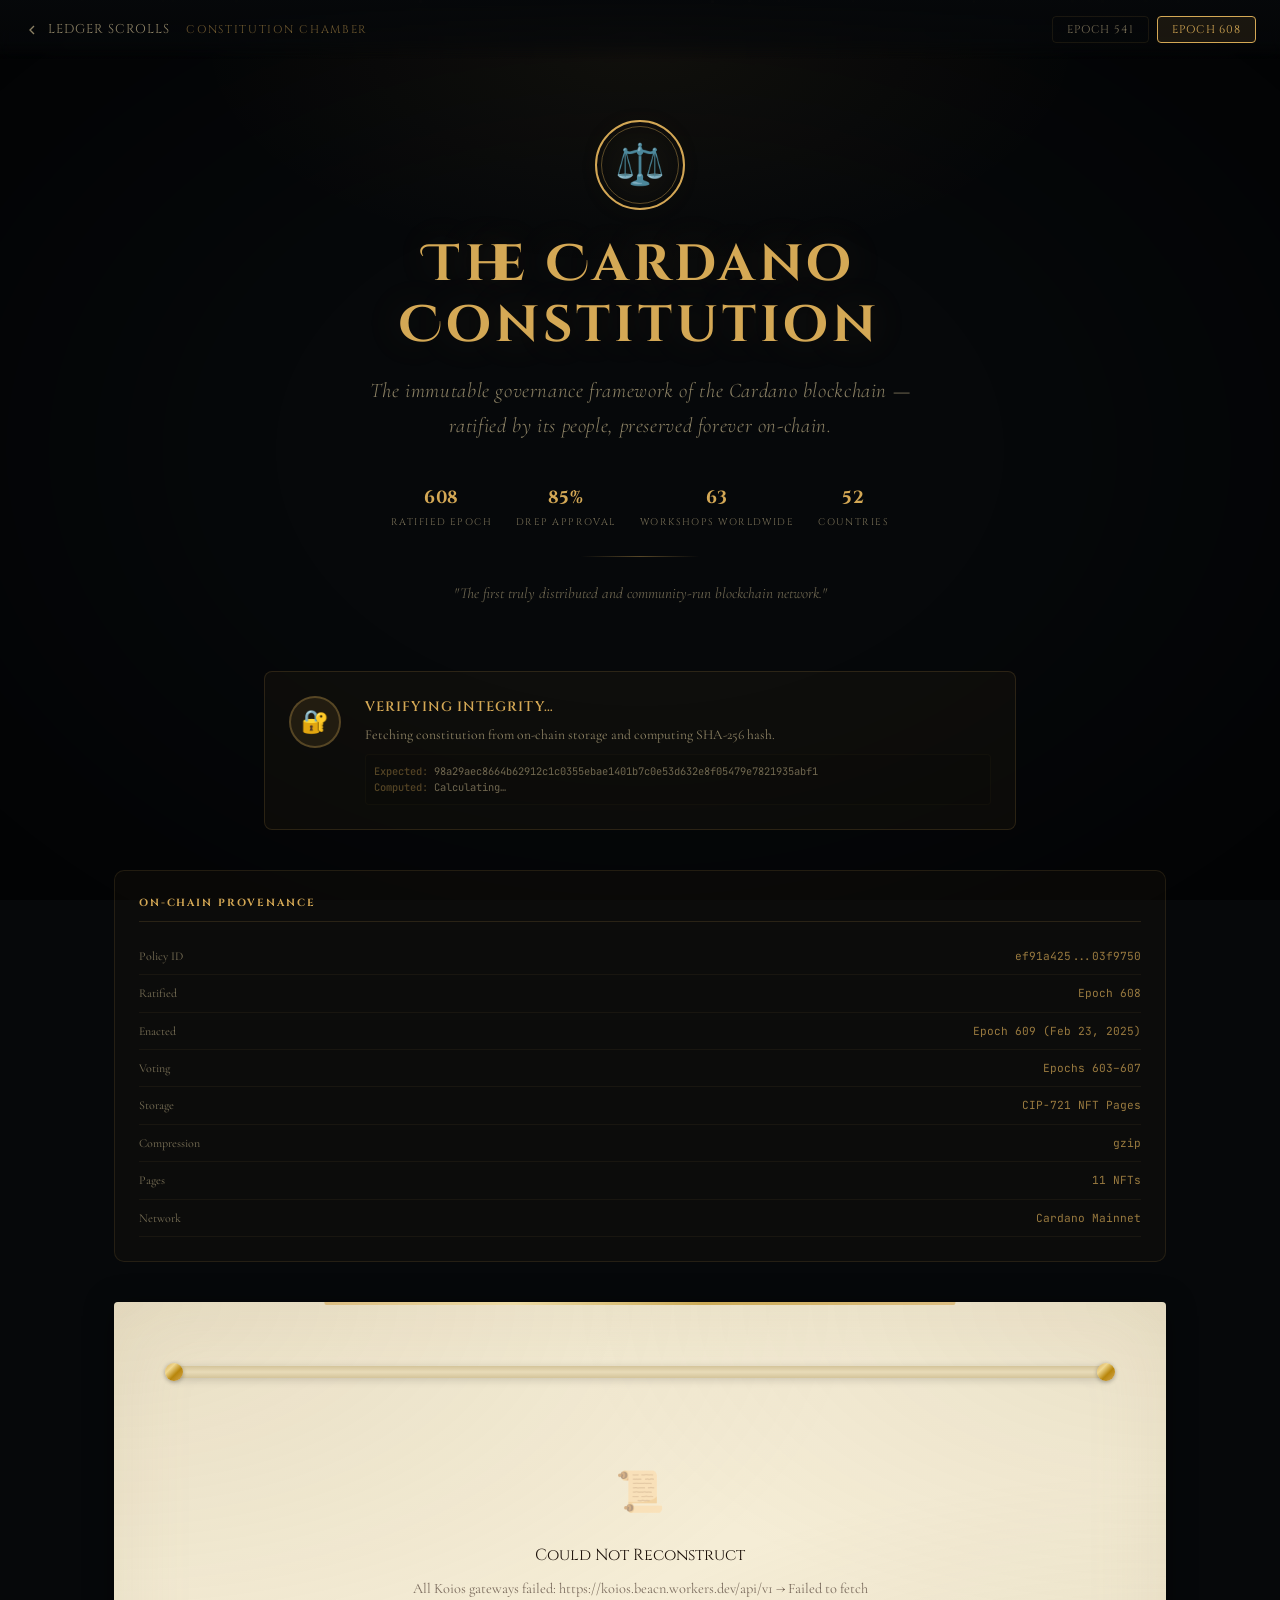
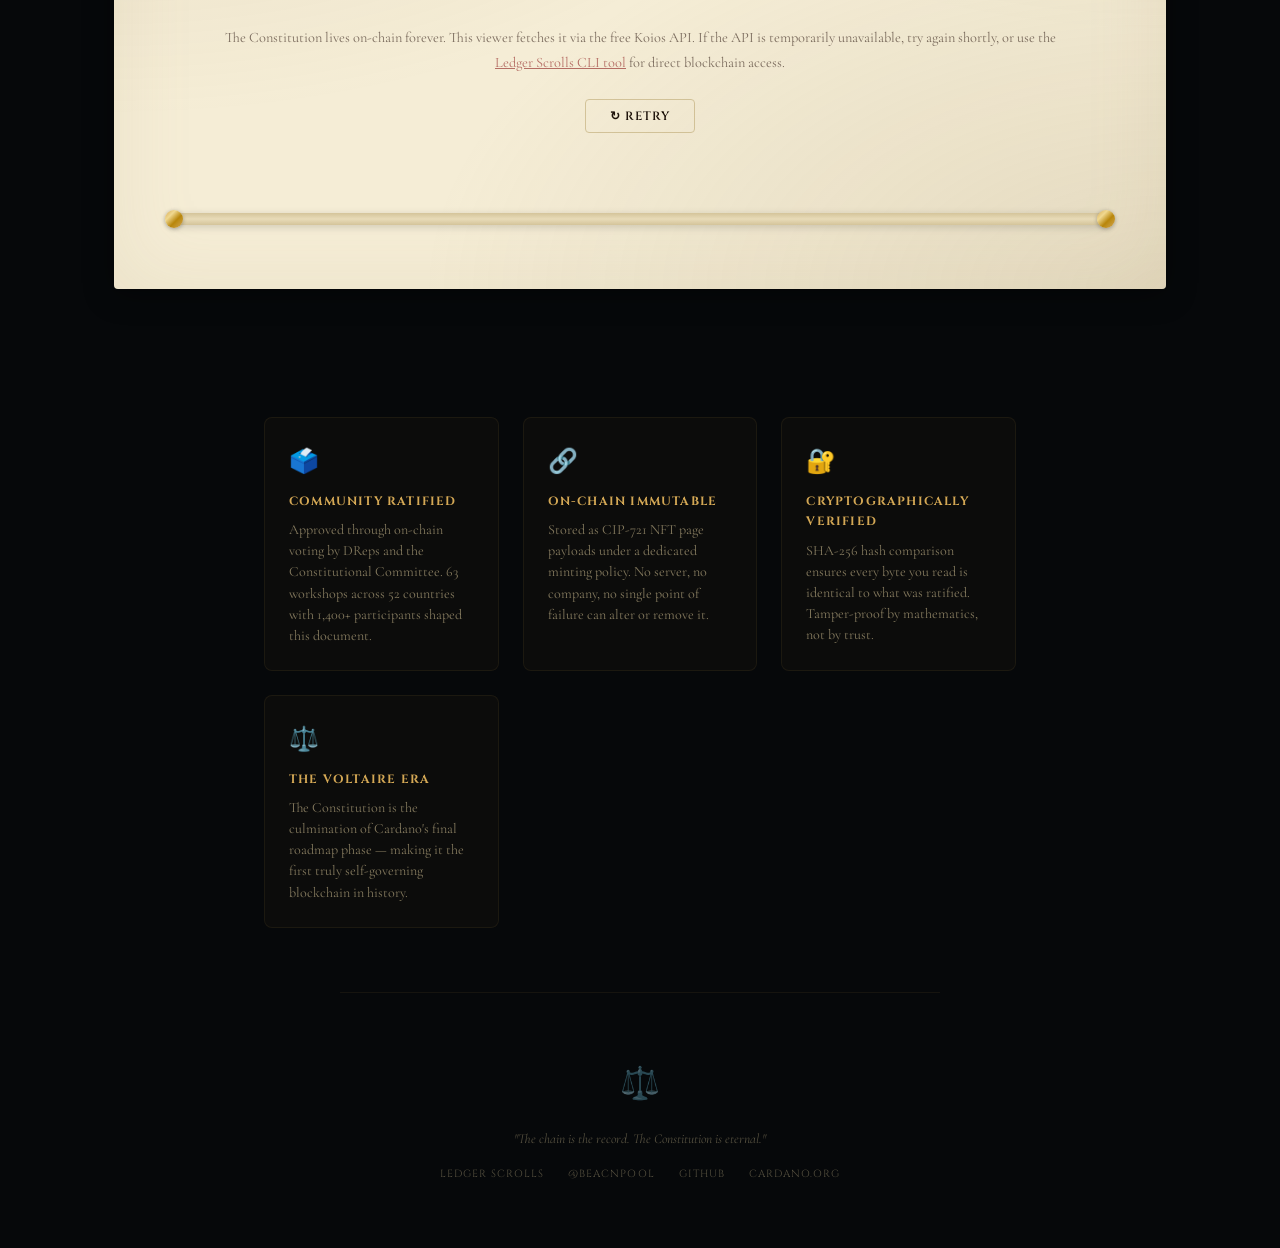
<file: constitution.html>
<!DOCTYPE html>
<html lang="en">
<head>
    <meta charset="UTF-8">
    <meta name="viewport" content="width=device-width, initial-scale=1.0">
    <meta name="theme-color" content="#0a0804">
    <meta name="apple-mobile-web-app-capable" content="yes">
    <title>The Cardano Constitution — Ledger Scrolls</title>
    <link rel="preconnect" href="https://fonts.googleapis.com">
    <link rel="preconnect" href="https://fonts.gstatic.com" crossorigin>
    <link href="https://fonts.googleapis.com/css2?family=Cinzel:wght@400;500;600;700;800;900&family=Cinzel+Decorative:wght@400;700;900&family=Cormorant+Garamond:ital,wght@0,300;0,400;0,500;0,600;0,700;1,300;1,400;1,500&family=JetBrains+Mono:wght@400;500&display=swap" rel="stylesheet">
    <link rel="icon" href="data:image/svg+xml,<svg xmlns='http://www.w3.org/2000/svg' viewBox='0 0 100 100'><text y='.9em' font-size='90'>⚖️</text></svg>">
    <style>
        /* ================================================================
           THE CARDANO CONSTITUTION VIEWER
           "The founding words we obey."
           
           Design: Sacred Document — National Archives meets Blockchain.
           Dark chamber, warm parchment, gold leaf, wax seals.
           ================================================================ */

        :root {
            /* The Chamber */
            --chamber-bg: #06080a;
            --chamber-vignette: radial-gradient(ellipse at center, transparent 40%, rgba(0,0,0,0.6) 100%);
            
            /* Parchment */
            --parchment-bg: #f5edd6;
            --parchment-aged: #e8dbb8;
            --parchment-dark: #d4c49a;
            --parchment-shadow: rgba(30, 20, 10, 0.3);
            --parchment-text: #2c1810;
            --parchment-heading: #1a0f08;
            
            /* Gold Leaf */
            --gold-bright: #d4a855;
            --gold-deep: #b8860b;
            --gold-pale: #e8d5a3;
            --gold-glow: rgba(212, 168, 85, 0.25);
            --gold-shimmer: linear-gradient(135deg, #d4a855 0%, #f0d890 30%, #b8860b 60%, #d4a855 100%);
            
            /* Wax Seal */
            --seal-red: #8b1a1a;
            --seal-dark: #5c0e0e;
            
            /* Verification */
            --verify-green: #2d6a2e;
            --verify-glow: rgba(45, 106, 46, 0.3);
            
            /* Typography */
            --font-display: 'Cinzel Decorative', 'Cinzel', serif;
            --font-heading: 'Cinzel', serif;
            --font-body: 'Cormorant Garamond', 'Georgia', serif;
            --font-mono: 'JetBrains Mono', monospace;
            
            /* Spacing */
            --space-xs: 4px;
            --space-sm: 8px;
            --space-md: 16px;
            --space-lg: 24px;
            --space-xl: 40px;
            --space-2xl: 64px;
        }

        *, *::before, *::after { box-sizing: border-box; margin: 0; padding: 0; }

        html {
            scroll-behavior: smooth;
            -webkit-text-size-adjust: 100%;
        }

        body {
            background: var(--chamber-bg);
            color: var(--parchment-text);
            font-family: var(--font-body);
            font-size: 18px;
            line-height: 1.7;
            min-height: 100vh;
            overflow-x: hidden;
        }

        /* ==========================================================
           CHAMBER ATMOSPHERE — dark room with ambient glow
           ========================================================== */
        
        .chamber {
            position: fixed;
            inset: 0;
            z-index: 0;
            pointer-events: none;
        }

        .chamber-vignette {
            position: absolute;
            inset: 0;
            background: var(--chamber-vignette);
        }

        .chamber-light {
            position: absolute;
            top: -20%;
            left: 50%;
            transform: translateX(-50%);
            width: 70vw;
            height: 50vh;
            background: radial-gradient(ellipse, rgba(212, 168, 85, 0.06) 0%, transparent 70%);
            animation: light-breathe 8s ease-in-out infinite;
        }

        @keyframes light-breathe {
            0%, 100% { opacity: 0.7; }
            50% { opacity: 1; }
        }

        .chamber-dust {
            position: absolute;
            inset: 0;
            overflow: hidden;
        }

        .dust-mote {
            position: absolute;
            width: 2px;
            height: 2px;
            background: rgba(212, 168, 85, 0.3);
            border-radius: 50%;
            animation: dust-float linear infinite;
        }

        @keyframes dust-float {
            0% { transform: translateY(100vh) translateX(0); opacity: 0; }
            10% { opacity: 1; }
            90% { opacity: 1; }
            100% { transform: translateY(-10vh) translateX(30px); opacity: 0; }
        }

        /* ==========================================================
           HEADER BAR — minimal, reverent
           ========================================================== */

        .site-header {
            position: fixed;
            top: 0;
            left: 0;
            right: 0;
            z-index: 100;
            padding: var(--space-md) var(--space-lg);
            display: flex;
            align-items: center;
            justify-content: space-between;
            background: linear-gradient(to bottom, rgba(6, 8, 10, 0.95) 0%, rgba(6, 8, 10, 0.7) 70%, transparent 100%);
            backdrop-filter: blur(8px);
        }

        .header-left {
            display: flex;
            align-items: center;
            gap: var(--space-md);
        }

        .header-back {
            display: inline-flex;
            align-items: center;
            gap: var(--space-sm);
            color: var(--gold-pale);
            text-decoration: none;
            font-family: var(--font-heading);
            font-size: 0.8rem;
            letter-spacing: 0.08em;
            text-transform: uppercase;
            opacity: 0.6;
            transition: opacity 0.3s;
        }

        .header-back:hover { opacity: 1; }

        .header-back svg {
            width: 16px;
            height: 16px;
            stroke: currentColor;
            fill: none;
            stroke-width: 2;
        }

        .header-title {
            font-family: var(--font-heading);
            font-size: 0.7rem;
            letter-spacing: 0.15em;
            text-transform: uppercase;
            color: var(--gold-bright);
            opacity: 0.5;
        }

        .header-right {
            display: flex;
            align-items: center;
            gap: var(--space-md);
        }

        .version-selector {
            display: flex;
            align-items: center;
            gap: var(--space-sm);
        }

        .version-btn {
            padding: 5px 14px;
            font-family: var(--font-heading);
            font-size: 0.7rem;
            letter-spacing: 0.08em;
            text-transform: uppercase;
            color: var(--gold-pale);
            background: transparent;
            border: 1px solid rgba(212, 168, 85, 0.2);
            border-radius: 4px;
            cursor: pointer;
            transition: all 0.3s;
            opacity: 0.5;
        }

        .version-btn:hover { opacity: 0.8; border-color: rgba(212, 168, 85, 0.4); }
        .version-btn.active {
            opacity: 1;
            background: rgba(212, 168, 85, 0.1);
            border-color: var(--gold-bright);
            color: var(--gold-bright);
        }

        /* ==========================================================
           HERO — The Grand Opening
           ========================================================== */

        .hero {
            position: relative;
            z-index: 1;
            padding: 120px var(--space-lg) var(--space-2xl);
            text-align: center;
            max-width: 900px;
            margin: 0 auto;
        }

        .hero-seal {
            width: 90px;
            height: 90px;
            margin: 0 auto var(--space-lg);
            position: relative;
            display: flex;
            align-items: center;
            justify-content: center;
        }

        .seal-ring {
            position: absolute;
            inset: 0;
            border: 2px solid var(--gold-bright);
            border-radius: 50%;
            animation: seal-rotate 30s linear infinite;
        }

        .seal-ring::before {
            content: '';
            position: absolute;
            inset: 4px;
            border: 1px solid rgba(212, 168, 85, 0.4);
            border-radius: 50%;
        }

        @keyframes seal-rotate {
            from { transform: rotate(0deg); }
            to { transform: rotate(360deg); }
        }

        .seal-icon {
            font-size: 2.5rem;
            filter: drop-shadow(0 0 20px var(--gold-glow));
            z-index: 1;
        }

        .hero-title {
            font-family: var(--font-display);
            font-size: clamp(1.8rem, 5vw, 3.2rem);
            font-weight: 700;
            color: var(--gold-bright);
            letter-spacing: 0.08em;
            line-height: 1.2;
            margin-bottom: var(--space-md);
            text-shadow: 0 0 40px rgba(212, 168, 85, 0.15);
        }

        .hero-subtitle {
            font-family: var(--font-body);
            font-size: clamp(1rem, 2.5vw, 1.3rem);
            font-weight: 300;
            font-style: italic;
            color: var(--gold-pale);
            opacity: 0.6;
            max-width: 600px;
            margin: 0 auto var(--space-xl);
            letter-spacing: 0.03em;
        }

        .hero-meta {
            display: flex;
            flex-wrap: wrap;
            justify-content: center;
            gap: var(--space-lg);
            margin-bottom: var(--space-lg);
        }

        .hero-stat {
            text-align: center;
        }

        .hero-stat-value {
            font-family: var(--font-heading);
            font-size: 1.1rem;
            font-weight: 700;
            color: var(--gold-bright);
            letter-spacing: 0.05em;
        }

        .hero-stat-label {
            font-family: var(--font-heading);
            font-size: 0.6rem;
            letter-spacing: 0.15em;
            text-transform: uppercase;
            color: var(--gold-pale);
            opacity: 0.5;
            margin-top: 2px;
        }

        .hero-divider {
            width: 120px;
            height: 1px;
            background: linear-gradient(90deg, transparent, var(--gold-bright), transparent);
            margin: var(--space-lg) auto;
            opacity: 0.4;
        }

        .hero-quote {
            font-family: var(--font-body);
            font-size: 0.95rem;
            font-style: italic;
            color: var(--gold-pale);
            opacity: 0.45;
            max-width: 500px;
            margin: 0 auto;
        }

        /* ==========================================================
           VERIFICATION BANNER — The Wax Seal
           ========================================================== */

        .verification-banner {
            position: relative;
            z-index: 1;
            max-width: 800px;
            margin: 0 auto var(--space-xl);
            padding: 0 var(--space-lg);
        }

        .verify-card {
            background: rgba(45, 106, 46, 0.06);
            border: 1px solid rgba(45, 106, 46, 0.25);
            border-radius: 8px;
            padding: var(--space-lg);
            display: flex;
            align-items: flex-start;
            gap: var(--space-lg);
        }

        .verify-card.pending {
            background: rgba(212, 168, 85, 0.04);
            border-color: rgba(212, 168, 85, 0.15);
        }

        .verify-card.failed {
            background: rgba(139, 26, 26, 0.06);
            border-color: rgba(139, 26, 26, 0.25);
        }

        .verify-seal {
            flex-shrink: 0;
            width: 52px;
            height: 52px;
            border-radius: 50%;
            display: flex;
            align-items: center;
            justify-content: center;
            font-size: 1.4rem;
        }

        .verify-seal.verified {
            background: rgba(45, 106, 46, 0.15);
            border: 2px solid var(--verify-green);
            box-shadow: 0 0 20px var(--verify-glow);
        }

        .verify-seal.pending {
            background: rgba(212, 168, 85, 0.1);
            border: 2px solid rgba(212, 168, 85, 0.3);
            animation: pulse-seal 2s ease-in-out infinite;
        }

        @keyframes pulse-seal {
            0%, 100% { box-shadow: 0 0 10px rgba(212, 168, 85, 0.1); }
            50% { box-shadow: 0 0 25px rgba(212, 168, 85, 0.25); }
        }

        .verify-info {
            flex: 1;
            min-width: 0;
        }

        .verify-title {
            font-family: var(--font-heading);
            font-size: 0.85rem;
            font-weight: 600;
            letter-spacing: 0.08em;
            text-transform: uppercase;
            margin-bottom: var(--space-xs);
        }

        .verify-title.verified { color: #5cb85c; }
        .verify-title.pending { color: var(--gold-bright); }
        .verify-title.failed { color: #d9534f; }

        .verify-detail {
            font-family: var(--font-body);
            font-size: 0.85rem;
            color: var(--gold-pale);
            opacity: 0.6;
            margin-bottom: var(--space-sm);
        }

        .verify-hash {
            font-family: var(--font-mono);
            font-size: 0.65rem;
            color: var(--gold-pale);
            opacity: 0.45;
            word-break: break-all;
            line-height: 1.6;
            padding: var(--space-sm);
            background: rgba(0, 0, 0, 0.2);
            border-radius: 4px;
            border: 1px solid rgba(212, 168, 85, 0.08);
        }

        .verify-hash strong {
            color: var(--gold-bright);
            opacity: 0.8;
            font-weight: 500;
        }

        /* ==========================================================
           PROVENANCE + SCROLL
           ========================================================== */

        .content-layout {
            position: relative;
            z-index: 1;
            max-width: 1100px;
            margin: 0 auto;
            padding: 0 var(--space-lg);
            display: grid;
            grid-template-columns: 1fr;
            gap: var(--space-xl);
        }

        .provenance-section {
            position: relative;
            z-index: 1;
            max-width: 1100px;
            margin: 0 auto var(--space-xl);
            padding: 0 var(--space-lg);
        }

        .provenance-card {
            background: rgba(212, 168, 85, 0.03);
            border: 1px solid rgba(212, 168, 85, 0.12);
            border-radius: 10px;
            padding: var(--space-lg);
        }

        .provenance-title {
            font-family: var(--font-heading);
            font-size: 0.65rem;
            font-weight: 700;
            letter-spacing: 0.18em;
            text-transform: uppercase;
            color: var(--gold-bright);
            margin-bottom: var(--space-md);
            padding-bottom: var(--space-sm);
            border-bottom: 1px solid rgba(212, 168, 85, 0.15);
        }

        .provenance-item {
            display: flex;
            justify-content: space-between;
            align-items: baseline;
            padding: var(--space-sm) 0;
            border-bottom: 1px solid rgba(212, 168, 85, 0.06);
            font-size: 0.8rem;
        }

        .provenance-label {
            color: var(--gold-pale);
            opacity: 0.5;
            font-size: 0.75rem;
        }

        .provenance-value {
            font-family: var(--font-mono);
            font-size: 0.7rem;
            color: var(--gold-bright);
            opacity: 0.7;
            text-align: right;
            word-break: break-all;
            max-width: 200px;
        }

        /* ==========================================================
           THE SCROLL — Parchment Document
           ========================================================== */

        .scroll-container {
            min-width: 0;
        }

        .scroll-parchment {
            position: relative;
            background: var(--parchment-bg);
            border-radius: 4px;
            padding: var(--space-2xl) clamp(var(--space-lg), 5vw, var(--space-2xl));
            box-shadow:
                0 4px 30px rgba(0, 0, 0, 0.4),
                0 1px 3px rgba(0, 0, 0, 0.2),
                inset 0 0 80px rgba(180, 160, 120, 0.15);
            margin-bottom: var(--space-2xl);
        }

        /* Aged edges */
        .scroll-parchment::before {
            content: '';
            position: absolute;
            inset: 0;
            border-radius: 4px;
            background: 
                radial-gradient(ellipse at top left, rgba(160, 140, 100, 0.15) 0%, transparent 50%),
                radial-gradient(ellipse at bottom right, rgba(160, 140, 100, 0.2) 0%, transparent 50%),
                radial-gradient(ellipse at top right, rgba(140, 120, 80, 0.1) 0%, transparent 40%);
            pointer-events: none;
        }

        /* Gold top border decoration */
        .scroll-parchment::after {
            content: '';
            position: absolute;
            top: 0;
            left: 50%;
            transform: translateX(-50%);
            width: 60%;
            height: 3px;
            background: var(--gold-shimmer);
            border-radius: 0 0 2px 2px;
            opacity: 0.6;
        }

        /* Roller ornaments */
        .scroll-roller-top,
        .scroll-roller-bottom {
            position: relative;
            height: 12px;
            background: linear-gradient(to bottom, var(--parchment-dark), var(--parchment-aged), var(--parchment-dark));
            border-radius: 6px;
            margin: 0 -8px;
            box-shadow: 0 2px 8px rgba(0, 0, 0, 0.15);
        }

        .scroll-roller-top {
            margin-bottom: var(--space-xl);
        }

        .scroll-roller-bottom {
            margin-top: var(--space-xl);
        }

        .scroll-roller-top::before,
        .scroll-roller-top::after,
        .scroll-roller-bottom::before,
        .scroll-roller-bottom::after {
            content: '';
            position: absolute;
            top: 50%;
            transform: translateY(-50%);
            width: 18px;
            height: 18px;
            background: var(--gold-shimmer);
            border-radius: 50%;
            box-shadow: 0 1px 4px rgba(0, 0, 0, 0.3);
        }

        .scroll-roller-top::before,
        .scroll-roller-bottom::before {
            left: -5px;
        }

        .scroll-roller-top::after,
        .scroll-roller-bottom::after {
            right: -5px;
        }

        /* Document content */
        .constitution-header {
            text-align: center;
            margin-bottom: var(--space-xl);
            padding-bottom: var(--space-lg);
            border-bottom: 1px solid var(--parchment-dark);
        }

        .constitution-header h1 {
            font-family: var(--font-display);
            font-size: clamp(1.3rem, 3.5vw, 2rem);
            font-weight: 700;
            color: var(--parchment-heading);
            letter-spacing: 0.06em;
            margin-bottom: var(--space-sm);
        }

        .constitution-header .epoch-badge {
            display: inline-flex;
            align-items: center;
            gap: var(--space-xs);
            padding: 4px 16px;
            font-family: var(--font-heading);
            font-size: 0.65rem;
            font-weight: 600;
            letter-spacing: 0.12em;
            text-transform: uppercase;
            color: var(--seal-red);
            border: 1px solid rgba(139, 26, 26, 0.3);
            border-radius: 3px;
            background: rgba(139, 26, 26, 0.05);
        }

        .constitution-body {
            color: var(--parchment-text);
            font-family: var(--font-body);
            font-size: clamp(1rem, 2.2vw, 1.15rem);
            line-height: 1.85;
        }

        .constitution-body h2 {
            font-family: var(--font-heading);
            font-size: 1.15rem;
            font-weight: 700;
            color: var(--parchment-heading);
            margin: var(--space-xl) 0 var(--space-md);
            letter-spacing: 0.04em;
            padding-bottom: var(--space-sm);
            border-bottom: 1px solid var(--parchment-dark);
            scroll-margin-top: 100px;
            border-radius: 4px;
            padding: var(--space-sm) var(--space-sm) var(--space-sm) var(--space-sm);
            transition: background 0.5s ease;
        }

        .constitution-body h3 {
            font-family: var(--font-heading);
            font-size: 1rem;
            font-weight: 600;
            color: var(--parchment-heading);
            margin: var(--space-lg) 0 var(--space-sm);
        }

        .constitution-body p {
            margin-bottom: var(--space-md);
            text-align: justify;
            hyphens: auto;
        }

        .constitution-body ul, .constitution-body ol {
            margin-bottom: var(--space-md);
            padding-left: var(--space-lg);
        }

        .constitution-body li {
            margin-bottom: var(--space-sm);
        }

        /* ==========================================================
           LOADING STATE — Fetching from chain
           ========================================================== */

        .loading-state {
            text-align: center;
            padding: var(--space-2xl) var(--space-lg);
        }

        .loading-scroll-icon {
            font-size: 3rem;
            margin-bottom: var(--space-lg);
            animation: scroll-unfurl 2s ease-in-out infinite;
        }

        @keyframes scroll-unfurl {
            0%, 100% { transform: scale(1) rotate(0); }
            25% { transform: scale(1.05) rotate(-2deg); }
            75% { transform: scale(1.05) rotate(2deg); }
        }

        .loading-title {
            font-family: var(--font-heading);
            font-size: 1rem;
            color: var(--parchment-heading);
            letter-spacing: 0.08em;
            margin-bottom: var(--space-sm);
        }

        .loading-text {
            font-family: var(--font-body);
            font-size: 0.9rem;
            color: var(--parchment-text);
            opacity: 0.6;
            margin-bottom: var(--space-lg);
        }

        .loading-bar {
            width: 200px;
            height: 3px;
            background: var(--parchment-dark);
            border-radius: 2px;
            margin: 0 auto;
            overflow: hidden;
        }

        .loading-bar-fill {
            height: 100%;
            width: 30%;
            background: var(--gold-shimmer);
            border-radius: 2px;
            animation: loading-slide 1.5s ease-in-out infinite;
        }

        @keyframes loading-slide {
            0% { transform: translateX(-100%); }
            100% { transform: translateX(400%); }
        }

        /* ==========================================================
           CONTEXT SECTION — Below the scroll
           ========================================================== */

        .context-section {
            position: relative;
            z-index: 1;
            max-width: 800px;
            margin: var(--space-2xl) auto;
            padding: 0 var(--space-lg);
        }

        .context-grid {
            display: grid;
            grid-template-columns: repeat(auto-fit, minmax(220px, 1fr));
            gap: var(--space-lg);
            margin-bottom: var(--space-2xl);
        }

        .context-card {
            padding: var(--space-lg);
            background: rgba(212, 168, 85, 0.03);
            border: 1px solid rgba(212, 168, 85, 0.08);
            border-radius: 8px;
            transition: border-color 0.3s;
        }

        .context-card:hover {
            border-color: rgba(212, 168, 85, 0.2);
        }

        .context-card-icon {
            font-size: 1.5rem;
            margin-bottom: var(--space-sm);
        }

        .context-card-title {
            font-family: var(--font-heading);
            font-size: 0.75rem;
            font-weight: 700;
            letter-spacing: 0.1em;
            text-transform: uppercase;
            color: var(--gold-bright);
            margin-bottom: var(--space-sm);
        }

        .context-card-text {
            font-family: var(--font-body);
            font-size: 0.88rem;
            color: var(--gold-pale);
            opacity: 0.55;
            line-height: 1.5;
        }

        /* ==========================================================
           FOOTER
           ========================================================== */

        .constitution-footer {
            position: relative;
            z-index: 1;
            text-align: center;
            padding: var(--space-2xl) var(--space-lg);
            border-top: 1px solid rgba(212, 168, 85, 0.08);
            max-width: 600px;
            margin: 0 auto;
        }

        .footer-seal {
            font-size: 2rem;
            margin-bottom: var(--space-md);
            opacity: 0.5;
        }

        .footer-text {
            font-family: var(--font-body);
            font-size: 0.85rem;
            font-style: italic;
            color: var(--gold-pale);
            opacity: 0.35;
            margin-bottom: var(--space-md);
        }

        .footer-links {
            display: flex;
            justify-content: center;
            gap: var(--space-lg);
            flex-wrap: wrap;
        }

        .footer-links a {
            font-family: var(--font-heading);
            font-size: 0.65rem;
            letter-spacing: 0.1em;
            text-transform: uppercase;
            color: var(--gold-pale);
            text-decoration: none;
            opacity: 0.35;
            transition: opacity 0.3s;
        }

        .footer-links a:hover { opacity: 0.7; }

        /* ==========================================================
           ERROR STATE
           ========================================================== */

        .error-state {
            text-align: center;
            padding: var(--space-xl);
        }

        .error-icon {
            font-size: 2.5rem;
            margin-bottom: var(--space-md);
            opacity: 0.5;
        }

        .error-title {
            font-family: var(--font-heading);
            font-size: 1rem;
            color: var(--parchment-heading);
            margin-bottom: var(--space-sm);
        }

        .error-text {
            font-family: var(--font-body);
            font-size: 0.9rem;
            color: var(--parchment-text);
            opacity: 0.6;
            margin-bottom: var(--space-lg);
        }

        .retry-btn {
            display: inline-flex;
            align-items: center;
            gap: var(--space-sm);
            padding: var(--space-sm) var(--space-lg);
            font-family: var(--font-heading);
            font-size: 0.75rem;
            font-weight: 600;
            letter-spacing: 0.08em;
            text-transform: uppercase;
            color: var(--parchment-heading);
            background: transparent;
            border: 1px solid var(--parchment-dark);
            border-radius: 4px;
            cursor: pointer;
            transition: all 0.3s;
        }

        .retry-btn:hover {
            background: rgba(0, 0, 0, 0.05);
            border-color: var(--parchment-text);
        }

        /* ==========================================================
           RESPONSIVE
           ========================================================== */

        @media (max-width: 960px) {
            .content-layout {
                grid-template-columns: 1fr;
            }

            .provenance-section {
                grid-template-columns: 1fr;
            }

            .hero { padding: 100px var(--space-md) var(--space-xl); }
            .hero-meta { gap: var(--space-md); }
        }

        @media (max-width: 600px) {
            .site-header { padding: var(--space-sm) var(--space-md); }
            .header-title { display: none; }
            .version-btn { font-size: 0.6rem; padding: 4px 10px; }
            .scroll-parchment { padding: var(--space-lg) var(--space-md); }
            .verify-card { flex-direction: column; align-items: center; text-align: center; }
            .verify-hash { text-align: left; }
            .provenance-value { max-width: 120px; }
        }

        /* ==========================================================
           SCROLL ANIMATIONS
           ========================================================== */

        .fade-in {
            opacity: 0;
            transform: translateY(16px);
            animation: appear 0.6s ease forwards;
        }

        .fade-in-delay-1 { animation-delay: 0.15s; }
        .fade-in-delay-2 { animation-delay: 0.3s; }
        .fade-in-delay-3 { animation-delay: 0.45s; }
        .fade-in-delay-4 { animation-delay: 0.6s; }

        @keyframes appear {
            to { opacity: 1; transform: translateY(0); }
        }
    </style>
</head>
<body>
    <!-- Chamber Atmosphere -->
    <div class="chamber" aria-hidden="true">
        <div class="chamber-vignette"></div>
        <div class="chamber-light"></div>
        <div class="chamber-dust" id="dustContainer"></div>
    </div>

    <!-- Header -->
    <header class="site-header">
        <div class="header-left">
            <a href="index.html" class="header-back">
                <svg viewBox="0 0 24 24"><polyline points="15 18 9 12 15 6"/></svg>
                Ledger Scrolls
            </a>
            <span class="header-title">Constitution Chamber</span>
        </div>
        <div class="header-right">
            <div class="version-selector">
                <button class="version-btn" data-epoch="541" id="btnEpoch541">Epoch 541</button>
                <button class="version-btn active" data-epoch="608" id="btnEpoch608">Epoch 608</button>
            </div>
        </div>
    </header>

    <!-- Hero -->
    <section class="hero fade-in">
        <div class="hero-seal">
            <div class="seal-ring"></div>
            <span class="seal-icon">⚖️</span>
        </div>
        <h1 class="hero-title">The Cardano Constitution</h1>
        <p class="hero-subtitle" id="heroSubtitle">
            The immutable governance framework of the Cardano blockchain — 
            ratified by its people, preserved forever on-chain.
        </p>
        <div class="hero-meta" id="heroMeta">
            <div class="hero-stat">
                <div class="hero-stat-value" id="statEpoch">608</div>
                <div class="hero-stat-label">Ratified Epoch</div>
            </div>
            <div class="hero-stat">
                <div class="hero-stat-value" id="statApproval">85%</div>
                <div class="hero-stat-label">DRep Approval</div>
            </div>
            <div class="hero-stat">
                <div class="hero-stat-value" id="statWorkshops">63</div>
                <div class="hero-stat-label">Workshops Worldwide</div>
            </div>
            <div class="hero-stat">
                <div class="hero-stat-value" id="statCountries">52</div>
                <div class="hero-stat-label">Countries</div>
            </div>
        </div>
        <div class="hero-divider"></div>
        <p class="hero-quote">
            "The first truly distributed and community-run blockchain network."
        </p>
    </section>

    <!-- Verification Banner -->
    <div class="verification-banner fade-in fade-in-delay-1">
        <div class="verify-card pending" id="verifyCard">
            <div class="verify-seal pending" id="verifySealIcon">🔐</div>
            <div class="verify-info">
                <div class="verify-title pending" id="verifyTitle">Verifying Integrity…</div>
                <div class="verify-detail" id="verifyDetail">
                    Fetching constitution from on-chain storage and computing SHA-256 hash.
                </div>
                <div class="verify-hash" id="verifyHash">
                    <strong>Expected:</strong> <span id="expectedHash">—</span><br>
                    <strong>Computed:</strong> <span id="computedHash">Calculating…</span>
                </div>
            </div>
        </div>
    </div>

    <section class="provenance-section fade-in fade-in-delay-2" id="provenanceSection">
        <div class="provenance-card">
            <div class="provenance-title">On-Chain Provenance</div>
            <div id="provenanceList">
                <!-- Populated by JS -->
            </div>
        </div>
    </section>

    <!-- Main Content: Scroll -->
    <div class="content-layout fade-in fade-in-delay-2">
        <div class="scroll-container">
            <div class="scroll-parchment">
                <div class="scroll-roller-top"></div>
                <div id="constitutionContent">
                    <div class="loading-state" id="loadingState">
                        <div class="loading-scroll-icon">📜</div>
                        <div class="loading-title">Reconstructing from Blockchain</div>
                        <div class="loading-text" id="loadingMsg">Connecting to Cardano mainnet via Koios API…</div>
                        <div class="loading-bar"><div class="loading-bar-fill"></div></div>
                    </div>
                </div>
                <div class="scroll-roller-bottom"></div>
            </div>
        </div>
    </div>

    <!-- Context Cards -->
    <section class="context-section fade-in fade-in-delay-3">
        <div class="context-grid">
            <div class="context-card">
                <div class="context-card-icon">🗳️</div>
                <div class="context-card-title">Community Ratified</div>
                <div class="context-card-text">
                    Approved through on-chain voting by DReps and the Constitutional Committee.  
                    63 workshops across 52 countries with 1,400+ participants shaped this document.
                </div>
            </div>
            <div class="context-card">
                <div class="context-card-icon">🔗</div>
                <div class="context-card-title">On-Chain Immutable</div>
                <div class="context-card-text">
                    Stored as CIP-721 NFT page payloads under a dedicated minting policy.  
                    No server, no company, no single point of failure can alter or remove it.
                </div>
            </div>
            <div class="context-card">
                <div class="context-card-icon">🔐</div>
                <div class="context-card-title">Cryptographically Verified</div>
                <div class="context-card-text">
                    SHA-256 hash comparison ensures every byte you read is identical to what 
                    was ratified. Tamper-proof by mathematics, not by trust.
                </div>
            </div>
            <div class="context-card">
                <div class="context-card-icon">⚖️</div>
                <div class="context-card-title">The Voltaire Era</div>
                <div class="context-card-text">
                    The Constitution is the culmination of Cardano's final roadmap phase — 
                    making it the first truly self-governing blockchain in history.
                </div>
            </div>
        </div>
    </section>

    <!-- Footer -->
    <footer class="constitution-footer fade-in fade-in-delay-4">
        <div class="footer-seal">⚖️</div>
        <div class="footer-text">
            "The chain is the record. The Constitution is eternal."
        </div>
        <div class="footer-links">
            <a href="index.html">Ledger Scrolls</a>
            <a href="https://x.com/BEACNpool" target="_blank">@BEACNpool</a>
            <a href="https://github.com/BEACNpool/ledger-scrolls" target="_blank">GitHub</a>
            <a href="https://cardano.org/constitution/" target="_blank">Cardano.org</a>
        </div>
    </footer>

    <script>
    /* ================================================================
       CONSTITUTION VIEWER ENGINE
       Fetches the Cardano Constitution from on-chain storage via 
       Koios REST API (free, no API key required), reconstructs 
       the document, verifies SHA-256 integrity, and renders it 
       as a styled parchment scroll.
       ================================================================ */

    const CONSTITUTIONS = {
        "608": {
            epoch: "608",
            name: "Cardano Constitution — Epoch 608 (Current)",
            policy_id: "ef91a425ef57d92db614085ef03718407fb293cb4b770bc6e03f9750",
            expected_sha256: "98a29aec8664b62912c1c0355ebae1401b7c0e53d632e8f05479e7821935abf1",
            ratified_epoch: 608,
            enacted_epoch: 609,
            voting_period: "Epochs 603–607",
            approval: "85%",
            status: "Current",
            provenance: {
                "Policy ID": "ef91a425...03f9750",
                "Ratified": "Epoch 608",
                "Enacted": "Epoch 609 (Feb 23, 2025)",
                "Voting": "Epochs 603–607",
                "Storage": "CIP-721 NFT Pages",
                "Compression": "gzip",
                "Pages": "11 NFTs",
                "Network": "Cardano Mainnet"
            },
            heroStats: { epoch: "608", approval: "85%", workshops: "63", countries: "52" }
        },
        "541": {
            epoch: "541",
            name: "Cardano Constitution — Epoch 541 (Historical)",
            policy_id: "d7559bbfa87f53674570fd01f564687c2954503b510ead009148a31d",
            expected_sha256: "1939c1627e49b5267114cbdb195d4ac417e545544ba6dcb47e03c679439e9566",
            ratified_epoch: 541,
            enacted_epoch: 542,
            voting_period: "Epochs 536–540",
            approval: "95%*",
            status: "Historical (Baseline)",
            provenance: {
                "Policy ID": "d7559bbf...48a31d",
                "Ratified": "Epoch 541",
                "Enacted": "Epoch 542",
                "Voting": "Epochs 536–540",
                "Storage": "CIP-721 NFT Pages",
                "Compression": "gzip",
                "Pages": "7 NFTs",
                "Network": "Cardano Mainnet"
            },
            heroStats: { epoch: "541", approval: "95%*", workshops: "63", countries: "51" }
        }
    };

    // Koios API gateways (same fallback chain as blockchain.js)
    const KOIOS_GATEWAYS = [
        'https://koios.beacn.workers.dev/api/v1',
    ];

    let activeGateway = null;
    let currentEpoch = "608";
    let fetchedText = {};

    // ── Koios with Gateway Fallback ─────────────────────────────

    async function koiosRequest(endpoint, options = {}) {
        const gateways = activeGateway ? [activeGateway, ...KOIOS_GATEWAYS.filter(g => g !== activeGateway)] : [...KOIOS_GATEWAYS];
        const errors = [];

        for (const base of gateways) {
            try {
                const url = `${base}${endpoint}`;
                const resp = await fetch(url, {
                    ...options,
                    mode: 'cors',
                    credentials: 'omit'
                });
                if (!resp.ok) throw new Error(`HTTP ${resp.status}`);
                activeGateway = base;
                return await resp.json();
            } catch (e) {
                errors.push(`${base} → ${e.message}`);
            }
        }
        throw new Error(`All Koios gateways failed:\n${errors.join('\n')}`);
    }

    // ── Initialization ──────────────────────────────────────────

    document.addEventListener('DOMContentLoaded', () => {
        initDust();
        initVersionButtons();
        renderProvenance(currentEpoch);
        renderHeroStats(currentEpoch);
        fetchConstitution(currentEpoch);
    });

    function initDust() {
        const container = document.getElementById('dustContainer');
        const count = window.innerWidth < 768 ? 12 : 20;
        for (let i = 0; i < count; i++) {
            const mote = document.createElement('div');
            mote.className = 'dust-mote';
            mote.style.left = `${Math.random() * 100}%`;
            mote.style.animationDuration = `${12 + Math.random() * 18}s`;
            mote.style.animationDelay = `${Math.random() * 20}s`;
            mote.style.width = mote.style.height = `${1 + Math.random() * 2}px`;
            container.appendChild(mote);
        }
    }

    function initVersionButtons() {
        document.getElementById('btnEpoch541').addEventListener('click', () => switchVersion('541'));
        document.getElementById('btnEpoch608').addEventListener('click', () => switchVersion('608'));
    }

    function switchVersion(epoch) {
        if (epoch === currentEpoch) return;
        currentEpoch = epoch;

        // Update active button
        document.querySelectorAll('.version-btn').forEach(b => b.classList.remove('active'));
        document.getElementById(epoch === '608' ? 'btnEpoch608' : 'btnEpoch541').classList.add('active');

        renderProvenance(epoch);
        renderHeroStats(epoch);
        resetVerification(epoch);

        if (fetchedText[epoch]) {
            renderConstitution(fetchedText[epoch], epoch);
            verifyAndUpdate(fetchedText[epoch], epoch);
        } else {
            showLoading();
            fetchConstitution(epoch);
        }
    }

    // ── Hero Stats ──────────────────────────────────────────────

    function renderHeroStats(epoch) {
        const c = CONSTITUTIONS[epoch];
        document.getElementById('statEpoch').textContent = c.heroStats.epoch;
        document.getElementById('statApproval').textContent = c.heroStats.approval;
        document.getElementById('statWorkshops').textContent = c.heroStats.workshops;
        document.getElementById('statCountries').textContent = c.heroStats.countries;

        const subtitle = epoch === '608'
            ? 'The immutable governance framework of the Cardano blockchain — ratified by its people, preserved forever on-chain.'
            : 'The first ratified governance framework — the baseline Constitution that launched Cardano\'s self-governing era.';
        document.getElementById('heroSubtitle').textContent = subtitle;
    }

    function renderProvenance(epoch) {
        const c = CONSTITUTIONS[epoch];

        document.getElementById('provenanceList').innerHTML = Object.entries(c.provenance).map(([k, v]) => `
            <div class="provenance-item">
                <span class="provenance-label">${k}</span>
                <span class="provenance-value">${v}</span>
            </div>
        `).join('');
    }

    // ── Verification ────────────────────────────────────────────

    function resetVerification(epoch) {
        const c = CONSTITUTIONS[epoch];
        isVerified = false;
        const card = document.getElementById('verifyCard');
        const sealIcon = document.getElementById('verifySealIcon');
        const title = document.getElementById('verifyTitle');
        const detail = document.getElementById('verifyDetail');

        card.className = 'verify-card pending';
        sealIcon.className = 'verify-seal pending';
        sealIcon.textContent = '🔐';
        title.className = 'verify-title pending';
        title.textContent = 'Verifying Integrity…';
        detail.textContent = 'Fetching constitution from on-chain storage and computing SHA-256 hash.';
        document.getElementById('expectedHash').textContent = c.expected_sha256;
        document.getElementById('computedHash').textContent = 'Calculating…';
    }

    async function verifyAndUpdate(text, epoch) {
        const c = CONSTITUTIONS[epoch];
        const encoder = new TextEncoder();
        const data = encoder.encode(text);
        const hashBuffer = await crypto.subtle.digest('SHA-256', data);
        const hashArray = Array.from(new Uint8Array(hashBuffer));
        const computed = hashArray.map(b => b.toString(16).padStart(2, '0')).join('');

        document.getElementById('computedHash').textContent = computed;

        const card = document.getElementById('verifyCard');
        const sealIcon = document.getElementById('verifySealIcon');
        const title = document.getElementById('verifyTitle');
        const detail = document.getElementById('verifyDetail');

        if (computed === c.expected_sha256) {
            card.className = 'verify-card';
            sealIcon.className = 'verify-seal verified';
            sealIcon.textContent = '✅';
            title.className = 'verify-title verified';
            title.textContent = 'Integrity Verified ✓';
            detail.textContent = `SHA-256 hash matches the on-chain governance record. Every byte is authentic.`;
        } else {
            card.className = 'verify-card failed';
            sealIcon.className = 'verify-seal';
            sealIcon.textContent = '⚠️';
            title.className = 'verify-title failed';
            title.textContent = 'Hash Mismatch';
            detail.textContent = 'The computed hash does not match the expected governance hash. This may be a text encoding difference — the on-chain bytes are gzip-compressed NFT payloads. See the Ledger Scrolls CLI tool for byte-level verification.';
        }
    }

    // ── Fetch Constitution ──────────────────────────────────────

    async function fetchConstitution(epoch) {
        const c = CONSTITUTIONS[epoch];
        resetVerification(epoch);
        showLoading();
        setLoadingMsg('Connecting to Cardano mainnet via Koios API…');

        try {
            // Step 1: Get all assets under the policy (GET with query params, like blockchain.js)
            setLoadingMsg('Querying policy assets…');
            const assets = await koiosRequest(`/asset_list?policy_id=eq.${c.policy_id}&limit=1000`);

            if (!assets || assets.length === 0) throw new Error('No assets found under policy');
            setLoadingMsg(`Found ${assets.length} assets. Fetching metadata…`);

            // Step 2: For each asset, get its minting tx metadata via asset_info POST
            const assetList = assets.map(a => [c.policy_id, a.asset_name || '']);
            
            // Batch asset_info requests
            const batchSize = 15;
            let pages = [];

            for (let i = 0; i < assetList.length; i += batchSize) {
                const batch = assetList.slice(i, i + batchSize);
                setLoadingMsg(`Fetching asset info ${Math.min(i + batchSize, assetList.length)} / ${assetList.length}…`);

                try {
                    const infoResp = await koiosRequest('/asset_info', {
                        method: 'POST',
                        headers: { 'Content-Type': 'application/json' },
                        body: JSON.stringify({ _asset_list: batch })
                    });

                    if (!infoResp || !Array.isArray(infoResp)) continue;

                    for (const asset of infoResp) {
                        const m721 = asset.minting_tx_metadata?.['721'];
                        if (!m721) continue;

                        const policyData = m721[c.policy_id];
                        if (!policyData || typeof policyData !== 'object') continue;

                        for (const [assetName, assetData] of Object.entries(policyData)) {
                            if (assetData && typeof assetData === 'object' && 'i' in assetData && 'payload' in assetData) {
                                const idx = parseInt(assetData.i);
                                let payload = '';
                                if (Array.isArray(assetData.payload)) {
                                    for (const item of assetData.payload) {
                                        if (typeof item === 'string') {
                                            payload += item;
                                        } else if (item && item.bytes) {
                                            payload += item.bytes;
                                        }
                                    }
                                } else if (typeof assetData.payload === 'string') {
                                    payload = assetData.payload;
                                }
                                if (payload) {
                                    pages.push({ index: idx, hex: payload });
                                }
                            }
                        }
                    }
                } catch (batchErr) {
                    console.warn(`Batch ${i} failed:`, batchErr.message);
                }

                // Rate limit courtesy
                await new Promise(r => setTimeout(r, 120));
            }

            if (pages.length === 0) throw new Error('No page payloads found in CIP-721 metadata');

            // Step 3: Sort by index, concatenate hex, decode
            pages.sort((a, b) => a.index - b.index);
            setLoadingMsg(`Reconstructing ${pages.length} pages…`);

            const fullHex = pages.map(p => p.hex).join('');
            const bytes = hexToBytes(fullHex);

            // Step 4: Decompress gzip if detected
            let textContent;
            if (bytes[0] === 0x1f && bytes[1] === 0x8b) {
                setLoadingMsg('Decompressing gzip…');
                textContent = await decompressWithStream(bytes);
            } else {
                textContent = new TextDecoder('utf-8').decode(bytes);
            }

            // Step 5: Cache, render, verify
            fetchedText[epoch] = textContent;
            renderConstitution(textContent, epoch);
            verifyAndUpdate(textContent, epoch);

        } catch (err) {
            console.error('Fetch failed:', err);
            showError(err.message, epoch);
        }
    }

    // ── Helpers ──────────────────────────────────────────────────

    function hexToBytes(hex) {
        const bytes = new Uint8Array(hex.length / 2);
        for (let i = 0; i < hex.length; i += 2) {
            bytes[i / 2] = parseInt(hex.substr(i, 2), 16);
        }
        return bytes;
    }

    function decompressGzip(bytes) {
        // Check gzip magic number
        if (bytes[0] === 0x1f && bytes[1] === 0x8b) {
            // Use DecompressionStream API if available
            if (typeof DecompressionStream !== 'undefined') {
                return decompressWithStream(bytes);
            }
            // Fallback: try raw inflate (skip gzip header)
            throw new Error('No decompression available');
        }
        return new TextDecoder('utf-8').decode(bytes);
    }

    async function decompressWithStream(bytes) {
        const ds = new DecompressionStream('gzip');
        const writer = ds.writable.getWriter();
        writer.write(bytes);
        writer.close();

        const reader = ds.readable.getReader();
        const chunks = [];
        while (true) {
            const { done, value } = await reader.read();
            if (done) break;
            chunks.push(value);
        }

        const totalLength = chunks.reduce((sum, c) => sum + c.length, 0);
        const result = new Uint8Array(totalLength);
        let offset = 0;
        for (const chunk of chunks) {
            result.set(chunk, offset);
            offset += chunk.length;
        }
        return new TextDecoder('utf-8').decode(result);
    }

    // ── Rendering ───────────────────────────────────────────────

    function showLoading() {
        document.getElementById('constitutionContent').innerHTML = `
            <div class="loading-state" id="loadingState">
                <div class="loading-scroll-icon">📜</div>
                <div class="loading-title">Reconstructing from Blockchain</div>
                <div class="loading-text" id="loadingMsg">Connecting to Cardano mainnet via Koios API…</div>
                <div class="loading-bar"><div class="loading-bar-fill"></div></div>
            </div>
        `;
    }

    function setLoadingMsg(msg) {
        const el = document.getElementById('loadingMsg');
        if (el) el.textContent = msg;
    }

    function showError(message, epoch) {
        document.getElementById('constitutionContent').innerHTML = `
            <div class="error-state">
                <div class="error-icon">📜</div>
                <div class="error-title">Could Not Reconstruct</div>
                <div class="error-text">${message}<br><br>
                    The Constitution lives on-chain forever. This viewer fetches it via the free Koios API. 
                    If the API is temporarily unavailable, try again shortly, or use the 
                    <a href="https://github.com/BEACNpool/ledger-scrolls" target="_blank" style="color: var(--seal-red);">
                    Ledger Scrolls CLI tool</a> for direct blockchain access.
                </div>
                <button class="retry-btn" onclick="fetchConstitution('${epoch}')">↻ Retry</button>
            </div>
        `;
    }

    function renderConstitution(text, epoch) {
        const c = CONSTITUTIONS[epoch];

        // Convert plain text to structured HTML
        const html = formatConstitutionText(text);

        document.getElementById('constitutionContent').innerHTML = `
            <div class="constitution-header">
                <h1>${c.name}</h1>
                <span class="epoch-badge">⚖️ ${c.status} — Enacted Epoch ${c.enacted_epoch}</span>
            </div>
            <div class="constitution-body">${html}</div>
        `;
    }

    function formatConstitutionText(text) {
        // Split into lines and format
        const lines = text.split('\n');
        let html = '';
        let inList = false;

        for (let line of lines) {
            line = line.trimEnd();

            // Skip empty lines but close lists
            if (!line.trim()) {
                if (inList) { html += '</ul>'; inList = false; }
                continue;
            }

            // Headings: lines in ALL CAPS or starting with # or "Article" / "Section" / "PREAMBLE"
            if (/^#{1,3}\s+/.test(line)) {
                if (inList) { html += '</ul>'; inList = false; }
                const level = line.match(/^(#{1,3})/)[1].length;
                const text = line.replace(/^#{1,3}\s+/, '').trim();
                html += level <= 2 ? `<h2>${escapeHtml(text)}</h2>` : `<h3>${escapeHtml(text)}</h3>`;
            } else if (/^(PREAMBLE|ARTICLE\s+\w|SECTION\s+\d|APPENDIX)/i.test(line.trim())) {
                if (inList) { html += '</ul>'; inList = false; }
                html += `<h2>${escapeHtml(line.trim())}</h2>`;
            } else if (/^[A-Z][A-Z\s:]{10,}$/.test(line.trim()) && line.trim().length < 80) {
                if (inList) { html += '</ul>'; inList = false; }
                html += `<h2>${escapeHtml(line.trim())}</h2>`;
            } else if (/^\s*[-•*]\s+/.test(line)) {
                // List item
                if (!inList) { html += '<ul>'; inList = true; }
                html += `<li>${escapeHtml(line.replace(/^\s*[-•*]\s+/, ''))}</li>`;
            } else if (/^\s*\d+[.)]\s+/.test(line)) {
                // Numbered item
                if (!inList) { html += '<ul>'; inList = true; }
                html += `<li>${escapeHtml(line.replace(/^\s*\d+[.)]\s+/, ''))}</li>`;
            } else {
                if (inList) { html += '</ul>'; inList = false; }
                html += `<p>${escapeHtml(line)}</p>`;
            }
        }

        if (inList) html += '</ul>';
        return html;
    }

    function escapeHtml(str) {
        const div = document.createElement('div');
        div.textContent = str;
        return div.innerHTML;
    }
    </script>
</body>
</html>
</file>
<file: assets/index-h_IHFh_-.css>
/*! tailwindcss v4.2.2 | MIT License | https://tailwindcss.com */
@layer properties{@supports (((-webkit-hyphens:none)) and (not (margin-trim:inline))) or ((-moz-orient:inline) and (not (color:rgb(from red r g b)))){*,:before,:after,::backdrop{--tw-rotate-x:initial;--tw-rotate-y:initial;--tw-rotate-z:initial;--tw-skew-x:initial;--tw-skew-y:initial;--tw-border-style:solid;--tw-leading:initial;--tw-font-weight:initial;--tw-tracking:initial;--tw-shadow:0 0 #0000;--tw-shadow-color:initial;--tw-shadow-alpha:100%;--tw-inset-shadow:0 0 #0000;--tw-inset-shadow-color:initial;--tw-inset-shadow-alpha:100%;--tw-ring-color:initial;--tw-ring-shadow:0 0 #0000;--tw-inset-ring-color:initial;--tw-inset-ring-shadow:0 0 #0000;--tw-ring-inset:initial;--tw-ring-offset-width:0px;--tw-ring-offset-color:#fff;--tw-ring-offset-shadow:0 0 #0000;--tw-blur:initial;--tw-brightness:initial;--tw-contrast:initial;--tw-grayscale:initial;--tw-hue-rotate:initial;--tw-invert:initial;--tw-opacity:initial;--tw-saturate:initial;--tw-sepia:initial;--tw-drop-shadow:initial;--tw-drop-shadow-color:initial;--tw-drop-shadow-alpha:100%;--tw-drop-shadow-size:initial;--tw-backdrop-blur:initial;--tw-backdrop-brightness:initial;--tw-backdrop-contrast:initial;--tw-backdrop-grayscale:initial;--tw-backdrop-hue-rotate:initial;--tw-backdrop-invert:initial;--tw-backdrop-opacity:initial;--tw-backdrop-saturate:initial;--tw-backdrop-sepia:initial}}}@layer theme{:root,:host{--font-sans:"Inter", "Outfit", system-ui, sans-serif;--font-serif:"Cinzel", "Cormorant", serif;--font-mono:ui-monospace, SFMono-Regular, Menlo, Monaco, Consolas, "Liberation Mono", "Courier New", monospace;--color-red-400:oklch(70.4% .191 22.216);--color-red-500:oklch(63.7% .237 25.331);--color-green-400:oklch(79.2% .209 151.711);--color-green-500:oklch(72.3% .219 149.579);--color-black:#000;--color-white:#fff;--spacing:.25rem;--container-md:28rem;--container-lg:32rem;--container-4xl:56rem;--text-xs:.75rem;--text-xs--line-height:calc(1 / .75);--text-sm:.875rem;--text-sm--line-height:calc(1.25 / .875);--text-lg:1.125rem;--text-lg--line-height:calc(1.75 / 1.125);--text-xl:1.25rem;--text-xl--line-height:calc(1.75 / 1.25);--text-2xl:1.5rem;--text-2xl--line-height:calc(2 / 1.5);--text-3xl:1.875rem;--text-3xl--line-height:calc(2.25 / 1.875);--text-4xl:2.25rem;--text-4xl--line-height:calc(2.5 / 2.25);--text-6xl:3.75rem;--text-6xl--line-height:1;--font-weight-medium:500;--font-weight-semibold:600;--tracking-wide:.025em;--leading-tight:1.25;--leading-snug:1.375;--leading-relaxed:1.625;--radius-lg:.5rem;--radius-xl:.75rem;--radius-2xl:1rem;--animate-spin:spin 1s linear infinite;--animate-pulse:pulse 2s cubic-bezier(.4, 0, .6, 1) infinite;--blur-sm:8px;--default-transition-duration:.15s;--default-transition-timing-function:cubic-bezier(.4, 0, .2, 1);--default-font-family:var(--font-sans);--default-mono-font-family:var(--font-mono);--color-gold:#d4af37;--color-void:#05050d;--color-charcoal:#12141a}}@layer base{*,:after,:before,::backdrop{box-sizing:border-box;border:0 solid;margin:0;padding:0}::file-selector-button{box-sizing:border-box;border:0 solid;margin:0;padding:0}html,:host{-webkit-text-size-adjust:100%;tab-size:4;line-height:1.5;font-family:var(--default-font-family,ui-sans-serif, system-ui, sans-serif, "Apple Color Emoji", "Segoe UI Emoji", "Segoe UI Symbol", "Noto Color Emoji");font-feature-settings:var(--default-font-feature-settings,normal);font-variation-settings:var(--default-font-variation-settings,normal);-webkit-tap-highlight-color:transparent}hr{height:0;color:inherit;border-top-width:1px}abbr:where([title]){-webkit-text-decoration:underline dotted;text-decoration:underline dotted}h1,h2,h3,h4,h5,h6{font-size:inherit;font-weight:inherit}a{color:inherit;-webkit-text-decoration:inherit;-webkit-text-decoration:inherit;-webkit-text-decoration:inherit;-webkit-text-decoration:inherit;text-decoration:inherit}b,strong{font-weight:bolder}code,kbd,samp,pre{font-family:var(--default-mono-font-family,ui-monospace, SFMono-Regular, Menlo, Monaco, Consolas, "Liberation Mono", "Courier New", monospace);font-feature-settings:var(--default-mono-font-feature-settings,normal);font-variation-settings:var(--default-mono-font-variation-settings,normal);font-size:1em}small{font-size:80%}sub,sup{vertical-align:baseline;font-size:75%;line-height:0;position:relative}sub{bottom:-.25em}sup{top:-.5em}table{text-indent:0;border-color:inherit;border-collapse:collapse}:-moz-focusring{outline:auto}progress{vertical-align:baseline}summary{display:list-item}ol,ul,menu{list-style:none}img,svg,video,canvas,audio,iframe,embed,object{vertical-align:middle;display:block}img,video{max-width:100%;height:auto}button,input,select,optgroup,textarea{font:inherit;font-feature-settings:inherit;font-variation-settings:inherit;letter-spacing:inherit;color:inherit;opacity:1;background-color:#0000;border-radius:0}::file-selector-button{font:inherit;font-feature-settings:inherit;font-variation-settings:inherit;letter-spacing:inherit;color:inherit;opacity:1;background-color:#0000;border-radius:0}:where(select:is([multiple],[size])) optgroup{font-weight:bolder}:where(select:is([multiple],[size])) optgroup option{padding-inline-start:20px}::file-selector-button{margin-inline-end:4px}::placeholder{opacity:1}@supports (not ((-webkit-appearance:-apple-pay-button))) or (contain-intrinsic-size:1px){::placeholder{color:currentColor}@supports (color:color-mix(in lab, red, red)){::placeholder{color:color-mix(in oklab, currentcolor 50%, transparent)}}}textarea{resize:vertical}::-webkit-search-decoration{-webkit-appearance:none}::-webkit-date-and-time-value{min-height:1lh;text-align:inherit}::-webkit-datetime-edit{display:inline-flex}::-webkit-datetime-edit-fields-wrapper{padding:0}::-webkit-datetime-edit{padding-block:0}::-webkit-datetime-edit-year-field{padding-block:0}::-webkit-datetime-edit-month-field{padding-block:0}::-webkit-datetime-edit-day-field{padding-block:0}::-webkit-datetime-edit-hour-field{padding-block:0}::-webkit-datetime-edit-minute-field{padding-block:0}::-webkit-datetime-edit-second-field{padding-block:0}::-webkit-datetime-edit-millisecond-field{padding-block:0}::-webkit-datetime-edit-meridiem-field{padding-block:0}::-webkit-calendar-picker-indicator{line-height:1}:-moz-ui-invalid{box-shadow:none}button,input:where([type=button],[type=reset],[type=submit]){appearance:button}::file-selector-button{appearance:button}::-webkit-inner-spin-button{height:auto}::-webkit-outer-spin-button{height:auto}[hidden]:where(:not([hidden=until-found])){display:none!important}:root{--bg-main:var(--color-void);--bg-panel:var(--color-charcoal);--border-glass:#ffffff14;--border-glass-hover:#d4af374d;--text-primary:#ededed;--text-muted:#8b8f9e;--accent-gold:var(--color-gold)}body{background-color:var(--bg-main);color:var(--text-primary);font-family:var(--font-sans);-webkit-font-smoothing:antialiased;letter-spacing:.2px}}@layer components;@layer utilities{.absolute{position:absolute}.fixed{position:fixed}.relative{position:relative}.sticky{position:sticky}.inset-0{inset:calc(var(--spacing) * 0)}.top-0{top:calc(var(--spacing) * 0)}.top-16{top:calc(var(--spacing) * 16)}.right-0{right:calc(var(--spacing) * 0)}.bottom-0{bottom:calc(var(--spacing) * 0)}.left-0{left:calc(var(--spacing) * 0)}.z-30{z-index:30}.z-40{z-index:40}.z-50{z-index:50}.z-\[100\]{z-index:100}.m-0{margin:calc(var(--spacing) * 0)}.mx-4{margin-inline:calc(var(--spacing) * 4)}.mx-auto{margin-inline:auto}.my-8{margin-block:calc(var(--spacing) * 8)}.mt-1{margin-top:calc(var(--spacing) * 1)}.mt-3{margin-top:calc(var(--spacing) * 3)}.mt-6{margin-top:calc(var(--spacing) * 6)}.mt-8{margin-top:calc(var(--spacing) * 8)}.mt-16{margin-top:calc(var(--spacing) * 16)}.mt-\[-2px\]{margin-top:-2px}.mb-1{margin-bottom:calc(var(--spacing) * 1)}.mb-2{margin-bottom:calc(var(--spacing) * 2)}.mb-4{margin-bottom:calc(var(--spacing) * 4)}.mb-6{margin-bottom:calc(var(--spacing) * 6)}.mb-8{margin-bottom:calc(var(--spacing) * 8)}.mb-16{margin-bottom:calc(var(--spacing) * 16)}.line-clamp-2{-webkit-line-clamp:2;-webkit-box-orient:vertical;display:-webkit-box;overflow:hidden}.flex{display:flex}.inline{display:inline}.h-1{height:calc(var(--spacing) * 1)}.h-2{height:calc(var(--spacing) * 2)}.h-6{height:calc(var(--spacing) * 6)}.h-12{height:calc(var(--spacing) * 12)}.h-16{height:calc(var(--spacing) * 16)}.h-32{height:calc(var(--spacing) * 32)}.h-\[80vh\]{height:80vh}.h-auto{height:auto}.h-full{height:100%}.min-h-\[60vh\]{min-height:60vh}.min-h-screen{min-height:100vh}.w-2{width:calc(var(--spacing) * 2)}.w-16{width:calc(var(--spacing) * 16)}.w-32{width:calc(var(--spacing) * 32)}.w-full{width:100%}.max-w-4xl{max-width:var(--container-4xl)}.max-w-\[1200px\]{max-width:1200px}.max-w-full{max-width:100%}.max-w-lg{max-width:var(--container-lg)}.max-w-md{max-width:var(--container-md)}.min-w-0{min-width:calc(var(--spacing) * 0)}.flex-1{flex:1}.transform{transform:var(--tw-rotate-x,) var(--tw-rotate-y,) var(--tw-rotate-z,) var(--tw-skew-x,) var(--tw-skew-y,)}.animate-pulse{animation:var(--animate-pulse)}.animate-spin{animation:var(--animate-spin)}.flex-col{flex-direction:column}.items-center{align-items:center}.items-start{align-items:flex-start}.justify-around{justify-content:space-around}.justify-between{justify-content:space-between}.justify-center{justify-content:center}.justify-end{justify-content:flex-end}.gap-2{gap:calc(var(--spacing) * 2)}.gap-3{gap:calc(var(--spacing) * 3)}.gap-4{gap:calc(var(--spacing) * 4)}.truncate{text-overflow:ellipsis;white-space:nowrap;overflow:hidden}.overflow-hidden{overflow:hidden}.overflow-y-auto{overflow-y:auto}.rounded{border-radius:.25rem}.rounded-2xl{border-radius:var(--radius-2xl)}.rounded-full{border-radius:3.40282e38px}.rounded-lg{border-radius:var(--radius-lg)}.rounded-xl{border-radius:var(--radius-xl)}.border{border-style:var(--tw-border-style);border-width:1px}.border-0{border-style:var(--tw-border-style);border-width:0}.border-4{border-style:var(--tw-border-style);border-width:4px}.border-t{border-top-style:var(--tw-border-style);border-top-width:1px}.border-b{border-bottom-style:var(--tw-border-style);border-bottom-width:1px}.border-l{border-left-style:var(--tw-border-style);border-left-width:1px}.border-\[var\(--border-glass\)\]{border-color:var(--border-glass)}.border-red-500\/20{border-color:#fb2c3633}@supports (color:color-mix(in lab, red, red)){.border-red-500\/20{border-color:color-mix(in oklab, var(--color-red-500) 20%, transparent)}}.border-white\/5{border-color:#ffffff0d}@supports (color:color-mix(in lab, red, red)){.border-white\/5{border-color:color-mix(in oklab, var(--color-white) 5%, transparent)}}.border-white\/20{border-color:#fff3}@supports (color:color-mix(in lab, red, red)){.border-white\/20{border-color:color-mix(in oklab, var(--color-white) 20%, transparent)}}.border-t-\[var\(--accent-gold\)\]{border-top-color:var(--accent-gold)}.bg-\[\#F4F1E1\]{background-color:#f4f1e1}.bg-\[var\(--accent-gold\)\]{background-color:var(--accent-gold)}.bg-\[var\(--bg-main\)\]{background-color:var(--bg-main)}.bg-\[var\(--bg-panel\)\]{background-color:var(--bg-panel)}.bg-black\/60{background-color:#0009}@supports (color:color-mix(in lab, red, red)){.bg-black\/60{background-color:color-mix(in oklab, var(--color-black) 60%, transparent)}}.bg-green-500{background-color:var(--color-green-500)}.bg-red-500{background-color:var(--color-red-500)}.bg-red-500\/10{background-color:#fb2c361a}@supports (color:color-mix(in lab, red, red)){.bg-red-500\/10{background-color:color-mix(in oklab, var(--color-red-500) 10%, transparent)}}.bg-white{background-color:var(--color-white)}.bg-white\/5{background-color:#ffffff0d}@supports (color:color-mix(in lab, red, red)){.bg-white\/5{background-color:color-mix(in oklab, var(--color-white) 5%, transparent)}}.bg-white\/10{background-color:#ffffff1a}@supports (color:color-mix(in lab, red, red)){.bg-white\/10{background-color:color-mix(in oklab, var(--color-white) 10%, transparent)}}.p-2{padding:calc(var(--spacing) * 2)}.p-4{padding:calc(var(--spacing) * 4)}.p-6{padding:calc(var(--spacing) * 6)}.p-8{padding:calc(var(--spacing) * 8)}.px-3{padding-inline:calc(var(--spacing) * 3)}.px-4{padding-inline:calc(var(--spacing) * 4)}.px-6{padding-inline:calc(var(--spacing) * 6)}.py-1\.5{padding-block:calc(var(--spacing) * 1.5)}.py-2{padding-block:calc(var(--spacing) * 2)}.py-3{padding-block:calc(var(--spacing) * 3)}.py-8{padding-block:calc(var(--spacing) * 8)}.text-center{text-align:center}.text-left{text-align:left}.font-mono{font-family:var(--font-mono)}.font-serif{font-family:var(--font-serif)}.text-2xl{font-size:var(--text-2xl);line-height:var(--tw-leading,var(--text-2xl--line-height))}.text-3xl{font-size:var(--text-3xl);line-height:var(--tw-leading,var(--text-3xl--line-height))}.text-4xl{font-size:var(--text-4xl);line-height:var(--tw-leading,var(--text-4xl--line-height))}.text-6xl{font-size:var(--text-6xl);line-height:var(--tw-leading,var(--text-6xl--line-height))}.text-lg{font-size:var(--text-lg);line-height:var(--tw-leading,var(--text-lg--line-height))}.text-sm{font-size:var(--text-sm);line-height:var(--tw-leading,var(--text-sm--line-height))}.text-xl{font-size:var(--text-xl);line-height:var(--tw-leading,var(--text-xl--line-height))}.text-xs{font-size:var(--text-xs);line-height:var(--tw-leading,var(--text-xs--line-height))}.text-\[10px\]{font-size:10px}.text-\[28px\]{font-size:28px}.leading-none{--tw-leading:1;line-height:1}.leading-relaxed{--tw-leading:var(--leading-relaxed);line-height:var(--leading-relaxed)}.leading-snug{--tw-leading:var(--leading-snug);line-height:var(--leading-snug)}.leading-tight{--tw-leading:var(--leading-tight);line-height:var(--leading-tight)}.font-medium{--tw-font-weight:var(--font-weight-medium);font-weight:var(--font-weight-medium)}.font-semibold{--tw-font-weight:var(--font-weight-semibold);font-weight:var(--font-weight-semibold)}.tracking-wide{--tw-tracking:var(--tracking-wide);letter-spacing:var(--tracking-wide)}.break-words{overflow-wrap:break-word}.whitespace-pre-wrap{white-space:pre-wrap}.text-\[\#2C2825\]{color:#2c2825}.text-\[var\(--accent-gold\)\]{color:var(--accent-gold)}.text-\[var\(--text-muted\)\]{color:var(--text-muted)}.text-\[var\(--text-primary\)\]{color:var(--text-primary)}.text-red-400{color:var(--color-red-400)}.text-red-500{color:var(--color-red-500)}.text-white{color:var(--color-white)}.text-white\/30{color:#ffffff4d}@supports (color:color-mix(in lab, red, red)){.text-white\/30{color:color-mix(in oklab, var(--color-white) 30%, transparent)}}.text-white\/40{color:#fff6}@supports (color:color-mix(in lab, red, red)){.text-white\/40{color:color-mix(in oklab, var(--color-white) 40%, transparent)}}.text-white\/50{color:#ffffff80}@supports (color:color-mix(in lab, red, red)){.text-white\/50{color:color-mix(in oklab, var(--color-white) 50%, transparent)}}.text-white\/60{color:#fff9}@supports (color:color-mix(in lab, red, red)){.text-white\/60{color:color-mix(in oklab, var(--color-white) 60%, transparent)}}.italic{font-style:italic}.opacity-60{opacity:.6}.opacity-80{opacity:.8}.shadow-2xl{--tw-shadow:0 25px 50px -12px var(--tw-shadow-color,#00000040);box-shadow:var(--tw-inset-shadow), var(--tw-inset-ring-shadow), var(--tw-ring-offset-shadow), var(--tw-ring-shadow), var(--tw-shadow)}.shadow-\[0_0_8px_rgba\(34\,197\,94\,0\.6\)\]{--tw-shadow:0 0 8px var(--tw-shadow-color,#22c55e99);box-shadow:var(--tw-inset-shadow), var(--tw-inset-ring-shadow), var(--tw-ring-offset-shadow), var(--tw-ring-shadow), var(--tw-shadow)}.filter{filter:var(--tw-blur,) var(--tw-brightness,) var(--tw-contrast,) var(--tw-grayscale,) var(--tw-hue-rotate,) var(--tw-invert,) var(--tw-saturate,) var(--tw-sepia,) var(--tw-drop-shadow,)}.backdrop-blur-sm{--tw-backdrop-blur:blur(var(--blur-sm));-webkit-backdrop-filter:var(--tw-backdrop-blur,) var(--tw-backdrop-brightness,) var(--tw-backdrop-contrast,) var(--tw-backdrop-grayscale,) var(--tw-backdrop-hue-rotate,) var(--tw-backdrop-invert,) var(--tw-backdrop-opacity,) var(--tw-backdrop-saturate,) var(--tw-backdrop-sepia,);backdrop-filter:var(--tw-backdrop-blur,) var(--tw-backdrop-brightness,) var(--tw-backdrop-contrast,) var(--tw-backdrop-grayscale,) var(--tw-backdrop-hue-rotate,) var(--tw-backdrop-invert,) var(--tw-backdrop-opacity,) var(--tw-backdrop-saturate,) var(--tw-backdrop-sepia,)}.transition{transition-property:color,background-color,border-color,outline-color,text-decoration-color,fill,stroke,--tw-gradient-from,--tw-gradient-via,--tw-gradient-to,opacity,box-shadow,transform,translate,scale,rotate,filter,-webkit-backdrop-filter,backdrop-filter,display,content-visibility,overlay,pointer-events;transition-timing-function:var(--tw-ease,var(--default-transition-timing-function));transition-duration:var(--tw-duration,var(--default-transition-duration))}.transition-all{transition-property:all;transition-timing-function:var(--tw-ease,var(--default-transition-timing-function));transition-duration:var(--tw-duration,var(--default-transition-duration))}.transition-colors{transition-property:color,background-color,border-color,outline-color,text-decoration-color,fill,stroke,--tw-gradient-from,--tw-gradient-via,--tw-gradient-to;transition-timing-function:var(--tw-ease,var(--default-transition-timing-function));transition-duration:var(--tw-duration,var(--default-transition-duration))}@media (hover:hover){.group-hover\:text-\[var\(--accent-gold\)\]:is(:where(.group):hover *){color:var(--accent-gold)}.hover\:border-\[var\(--accent-gold\)\]:hover{border-color:var(--accent-gold)}.hover\:border-white\/40:hover{border-color:#fff6}@supports (color:color-mix(in lab, red, red)){.hover\:border-white\/40:hover{border-color:color-mix(in oklab, var(--color-white) 40%, transparent)}}.hover\:bg-white\/10:hover{background-color:#ffffff1a}@supports (color:color-mix(in lab, red, red)){.hover\:bg-white\/10:hover{background-color:color-mix(in oklab, var(--color-white) 10%, transparent)}}.hover\:text-\[var\(--accent-gold\)\]:hover{color:var(--accent-gold)}.hover\:text-green-400:hover{color:var(--color-green-400)}.hover\:text-white:hover{color:var(--color-white)}}@media (width>=48rem){.md\:mb-0{margin-bottom:calc(var(--spacing) * 0)}.md\:w-\[400px\]{width:400px}.md\:p-12{padding:calc(var(--spacing) * 12)}}.glass-panel{-webkit-backdrop-filter:blur(16px);border:1px solid var(--border-glass);background:#12141aa6;box-shadow:0 8px 32px #0000005e}}@property --tw-rotate-x{syntax:"*";inherits:false}@property --tw-rotate-y{syntax:"*";inherits:false}@property --tw-rotate-z{syntax:"*";inherits:false}@property --tw-skew-x{syntax:"*";inherits:false}@property --tw-skew-y{syntax:"*";inherits:false}@property --tw-border-style{syntax:"*";inherits:false;initial-value:solid}@property --tw-leading{syntax:"*";inherits:false}@property --tw-font-weight{syntax:"*";inherits:false}@property --tw-tracking{syntax:"*";inherits:false}@property --tw-shadow{syntax:"*";inherits:false;initial-value:0 0 #0000}@property --tw-shadow-color{syntax:"*";inherits:false}@property --tw-shadow-alpha{syntax:"<percentage>";inherits:false;initial-value:100%}@property --tw-inset-shadow{syntax:"*";inherits:false;initial-value:0 0 #0000}@property --tw-inset-shadow-color{syntax:"*";inherits:false}@property --tw-inset-shadow-alpha{syntax:"<percentage>";inherits:false;initial-value:100%}@property --tw-ring-color{syntax:"*";inherits:false}@property --tw-ring-shadow{syntax:"*";inherits:false;initial-value:0 0 #0000}@property --tw-inset-ring-color{syntax:"*";inherits:false}@property --tw-inset-ring-shadow{syntax:"*";inherits:false;initial-value:0 0 #0000}@property --tw-ring-inset{syntax:"*";inherits:false}@property --tw-ring-offset-width{syntax:"<length>";inherits:false;initial-value:0}@property --tw-ring-offset-color{syntax:"*";inherits:false;initial-value:#fff}@property --tw-ring-offset-shadow{syntax:"*";inherits:false;initial-value:0 0 #0000}@property --tw-blur{syntax:"*";inherits:false}@property --tw-brightness{syntax:"*";inherits:false}@property --tw-contrast{syntax:"*";inherits:false}@property --tw-grayscale{syntax:"*";inherits:false}@property --tw-hue-rotate{syntax:"*";inherits:false}@property --tw-invert{syntax:"*";inherits:false}@property --tw-opacity{syntax:"*";inherits:false}@property --tw-saturate{syntax:"*";inherits:false}@property --tw-sepia{syntax:"*";inherits:false}@property --tw-drop-shadow{syntax:"*";inherits:false}@property --tw-drop-shadow-color{syntax:"*";inherits:false}@property --tw-drop-shadow-alpha{syntax:"<percentage>";inherits:false;initial-value:100%}@property --tw-drop-shadow-size{syntax:"*";inherits:false}@property --tw-backdrop-blur{syntax:"*";inherits:false}@property --tw-backdrop-brightness{syntax:"*";inherits:false}@property --tw-backdrop-contrast{syntax:"*";inherits:false}@property --tw-backdrop-grayscale{syntax:"*";inherits:false}@property --tw-backdrop-hue-rotate{syntax:"*";inherits:false}@property --tw-backdrop-invert{syntax:"*";inherits:false}@property --tw-backdrop-opacity{syntax:"*";inherits:false}@property --tw-backdrop-saturate{syntax:"*";inherits:false}@property --tw-backdrop-sepia{syntax:"*";inherits:false}@keyframes spin{to{transform:rotate(360deg)}}@keyframes pulse{50%{opacity:.5}}
</file>
